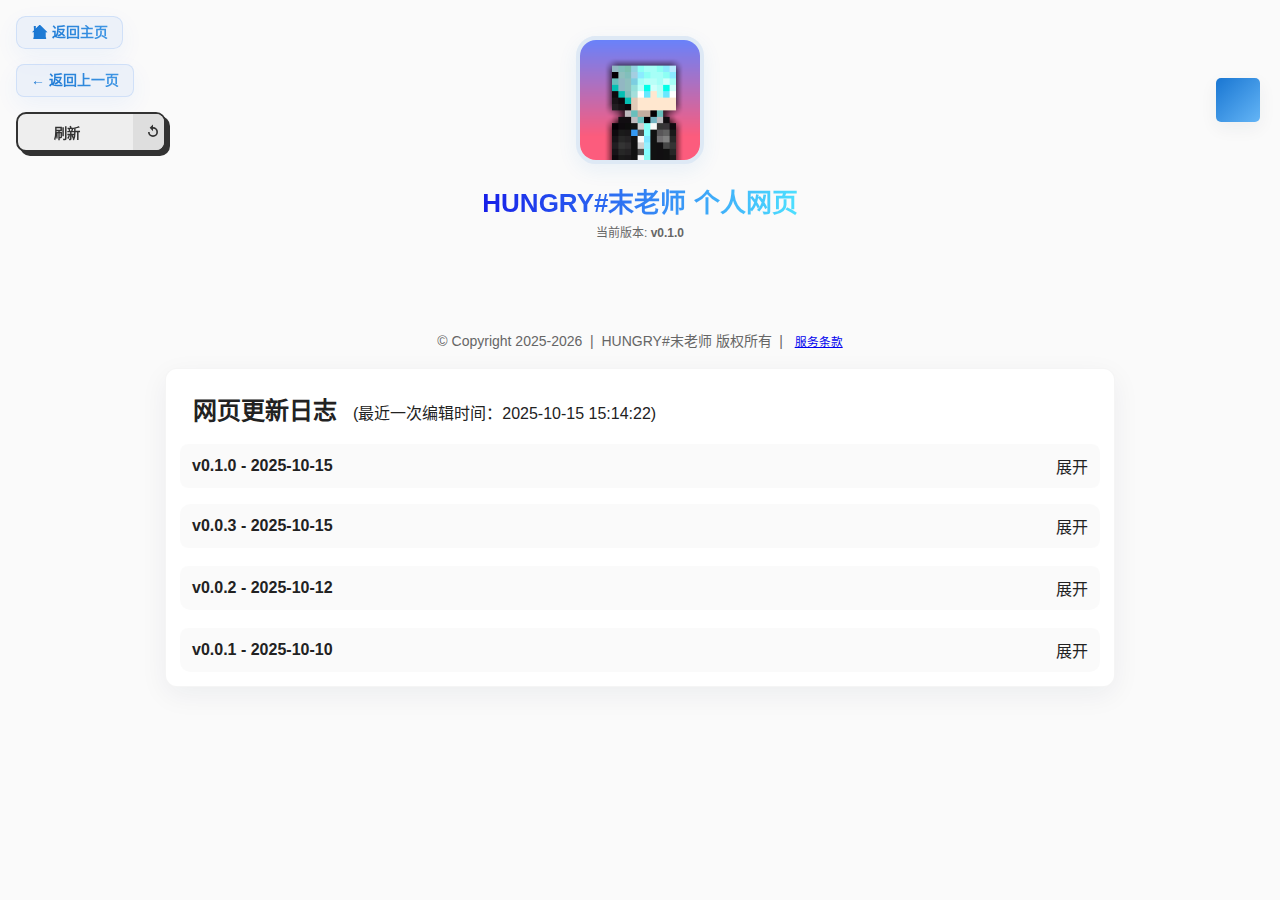
<file: about.html>
<!DOCTYPE html>
<html lang="zh-CN">
<head>
	<meta charset="utf-8" />
	<meta name="viewport" content="width=device-width, initial-scale=1" />
	<link rel="icon" type="image/png" href="favicon.png">
	<title>关于 - HUNGRY_M0</title>
	<link rel="stylesheet" type="text/css" href="css/style.css">
	<link rel="stylesheet" type="text/css" href="css/dark.css">
	<link rel="stylesheet" type="text/css" href="css/about.css">
</head>
<body>
	<div class="about-wrap">
		<a class="back-button uiverse-btn" href="index.html">
			<span></span><span></span><span></span><span></span><span></span>
			<span>🏠 返回主页</span>
		</a>
		<a class="back-prev uiverse-btn" href="#" onclick="history.back(); return false;">
			<span></span><span></span><span></span><span></span><span></span>
			<span>← 返回上一页</span>
		</a>
		<button id="darkToggle" class="uiverse-btn" type="button" aria-label="切换夜间模式">
			<span></span><span></span><span></span><span></span><span></span>
		</button>

		<!-- Refresh button -->
		<button class="refresh-btn" title="刷新页面" aria-label="刷新页面">
		  <span class="refresh-btn__text">刷新</span>
		  <span class="refresh-btn__icon" aria-hidden="true">
		    <svg class="svg" viewBox="0 0 24 24" xmlns="http://www.w3.org/2000/svg"><path d="M12 6V3L8 7l4 4V8a4 4 0 1 1-4 4H6a6 6 0 1 0 6-6z"/></svg>
		  </span>
		</button>
	<div class="about-logo"><img src="favicon.png" alt="logo"></div><br />
	<div class="about-author gradient-text large">HUNGRY#末老师 个人网页</div>
	<div class="about-version">当前版本: <strong id="siteVersion">v0.1.0</strong></div>
        <br /><br /><br /><br /><br />
		<div class="about-sub">
			© Copyright 2025-2026&nbsp;&nbsp;|&nbsp;&nbsp;HUNGRY#末老师 版权所有&nbsp;&nbsp;|&nbsp;&nbsp;
			<small><a class="force-blue" href="terms.html">服务条款</a></small>
		</div>
		
		<div class="changelog-card">
			<div class="about-changelog">
				<div class="changelog-heading">
					&nbsp;&nbsp;网页更新日志
					<span class="changelog-sub">
						&nbsp;&nbsp;(最近一次编辑时间：2025-10-15 15:14:22)
					</span>
				</div>
				<br />
				<!-- 把所有版本条目放到同一个卡片内 -->
				<div class="version-header" data-target="ver_new">
					<div class="version-title">v0.1.0 - 2025-10-15</div>
					<div class="version-action">展开</div>
				</div>
				<div id="ver_new" class="version-body collapsed">
					<div class="ch-entry">
						<div class="ch-icon improve w45">改进</div>
						<div class="ch-text">重塑网站个人主页</div>
					</div>
					<div class="ch-entry">
						<div class="ch-icon remove w45">移除</div>
						<div class="ch-text">移除看板娘</div>
					</div>
					<div class="ch-entry">
						<div class="ch-icon remove w45">移除</div>
						<div class="ch-text">移除内置音乐</div>
					</div>
				</div>
				<div class="version-block">
					<div class="version-block">
						<div class="version-header" data-target="ver0">
							<div class="version-title">v0.0.3 - 2025-10-15</div>
							<div class="version-action">展开</div>
						</div>
						<div id="ver0" class="version-body collapsed">
							<div class="ch-entry">
								<div class="ch-icon add w45">新增</div>
								<div class="ch-text">新增返回上一页的按钮，提升了可交互性</div>
							</div>
							<div class="ch-entry">
								<div class="ch-icon add w45">新增</div>
								<div class="ch-text">新增返回刷新按钮</div>
							</div>
							<div class="ch-entry">
								<div class="ch-icon add w45">新增</div>
								<div class="ch-text">新增加载页面时的全屏动画效果</div>
							</div>
							<div class="ch-entry">
								<div class="ch-icon add w45">新增</div>
								<div class="ch-text">新建 服务条款 页面</div>
							</div>
							<div class="ch-entry">
								<div class="ch-icon improve w45">改进</div>
								<div class="ch-text">重塑了部分按钮的UI样式和动画效果</div>
							</div>
							<div class="ch-entry">
								<div class="ch-icon improve w45">改进</div>
								<div class="ch-text">更改了git仓库所属的账户</div>
							</div>
							<div class="ch-entry">
								<div class="ch-icon improve w45">改进</div>
								<div class="ch-text">主页菜单栏优化UI</div>
							</div>
							<div class="ch-entry">
								<div class="ch-icon fix w45">修复</div>
								<div class="ch-text">修复了各个页面css样式错乱的问题</div>
							</div>
							<div class="ch-entry">
								<div class="ch-icon fix w45">修复</div>
								<div class="ch-text">修复了夜间模式下某些字体难以辨认的问题</div>
							</div>
							<div class="ch-entry">
								<div class="ch-icon fix w45">修复</div>
								<div class="ch-text">修复了主页菜单栏没有铺满屏幕的问题</div>
							</div>
						</div>
						<br />
						<div class="version-header" data-target="ver2">
							<div class="version-title">v0.0.2 - 2025-10-12</div>
							<div class="version-action">展开</div>
						</div>
						<div id="ver2" class="version-body collapsed">
							<div class="ch-entry">
								<div class="ch-icon add w45">新增</div>
								<div class="ch-text">新建 联系方式 页面</div>
							</div>
							<div class="ch-entry">
								<div class="ch-icon add w45">新增</div>
								<div class="ch-text">现在可以显示当前聚焦进程的时长，并在每次切换时会重置</div>
							</div>
							<div class="ch-entry">
								<div class="ch-icon fix w45">修复</div>
								<div class="ch-text">修复了CPU使用率会突破100%的问题</div>
							</div>
							<div class="ch-entry">
								<div class="ch-icon fix w45">修复</div>
								<div class="ch-text">修复了html的24个报错</div>
							</div>
							<div class="ch-entry">
								<div class="ch-icon remove w45">移除</div>
								<div class="ch-text">移除当前聚焦进程的CPU与内存占用率</div>
							</div>
						</div>
					</div>
					<br />
						<div class="version-header" data-target="ver1">
							<div class="version-title">v0.0.1 - 2025-10-10</div>
							<div class="version-action">展开</div>
						</div>
					<div id="ver1" class="version-body collapsed">
							<div class="ch-entry">
								<div class="ch-icon add w45">新增</div>
								<div class="ch-text">添加 CPU 分核页面</div>
							</div>
						<div class="ch-entry">
							<div class="ch-icon add w45">新增</div>
							<div class="ch-text">新建 关于 页面</div>
						</div>
						<div class="ch-entry">
							<div class="ch-icon add w45">新增</div>
							<div class="ch-text">新增夜间模式记忆功能</div>
						</div>
						<div class="ch-entry">
							<div class="ch-icon add w45">新增</div>
							<div class="ch-text">主页左上角新增圆角图标</div>
						</div>
						<div class="ch-entry">
							<div class="ch-icon fix w45">修复</div>
							<div class="ch-text">修复夜间模式按钮不可点击</div>
						</div>
						<div class="ch-entry">
							<div class="ch-icon fix w45">修复</div>
							<div class="ch-text">修复更新日志展开动画</div>
						</div>
					</div>
				</div>
				
			</div>
		</div>
	</div>
	<script type="text/javascript" src="JavaScript/page_transitions.js"></script>
	<script type="text/javascript" src="JavaScript/dark_theme.js"></script>
	<script type="text/javascript" src="JavaScript/nav_mobile.js"></script>
	<script type="text/javascript" src="JavaScript/refresh_button.js"></script>
	<script>
		// 折叠/展开版本日志（动态高度动画 + 状态记忆）
		(function(){
			const STORAGE_KEY = 'about_changelog_state_v1';
			function loadState(){ try{ return JSON.parse(localStorage.getItem(STORAGE_KEY) || '{}'); }catch(e){ return {}; } }
			function saveState(s){ try{ localStorage.setItem(STORAGE_KEY, JSON.stringify(s)); }catch(e){}
			}

			function openPanel(body){
				// 展开：从 0px -> scrollHeight 动画，动画结束后把 max-height 设为 'none' 以保持自适应高度
				body.style.maxHeight = '0px';
				body.classList.remove('collapsed');
				requestAnimationFrame(()=>{
					const h = body.scrollHeight;
					body.style.maxHeight = h + 'px';
				});
				function onEnd(){ body.style.maxHeight = 'none'; body.removeEventListener('transitionend', onEnd); }
				body.addEventListener('transitionend', onEnd);
			}
			function closePanel(body){
				// 收起：先设置 max-height 为当前高度（确保开始点），然后在下一个帧设置为 0
				const h = body.scrollHeight;
				body.style.maxHeight = h + 'px';
				requestAnimationFrame(()=>{
					requestAnimationFrame(()=>{
						body.style.maxHeight = '0px';
					});
				});
				function onEnd(){ body.classList.add('collapsed'); body.style.maxHeight = ''; body.removeEventListener('transitionend', onEnd); }
				body.addEventListener('transitionend', onEnd);
			}

			document.addEventListener('DOMContentLoaded', function(){
				const state = loadState();
				document.querySelectorAll('.version-header').forEach(h=>{
					const targetId = h.getAttribute('data-target');
					const body = document.getElementById(targetId);
					const action = h.querySelector('.version-action');
					if(!body) return;
					// 恢复状态
					const open = !!state[targetId];
					if(open){ body.classList.remove('collapsed'); if(action) action.textContent = '收起'; }
					else { body.classList.add('collapsed'); if(action) action.textContent = '展开'; }

					h.addEventListener('click', ()=>{
						const id = h.getAttribute('data-target');
						if(body.classList.contains('collapsed')){ openPanel(body); if(action) action.textContent='收起'; state[id]=true; }
						else { closePanel(body); if(action) action.textContent='展开'; state[id]=false; }
						saveState(state);
					});
				});
				// 设置当前版本号
				var verEl = document.getElementById('siteVersion');
				if(verEl) verEl.textContent = window.APP_VERSION || verEl.textContent;
			});

		})();
	</script>
</body>
</html>
</file>
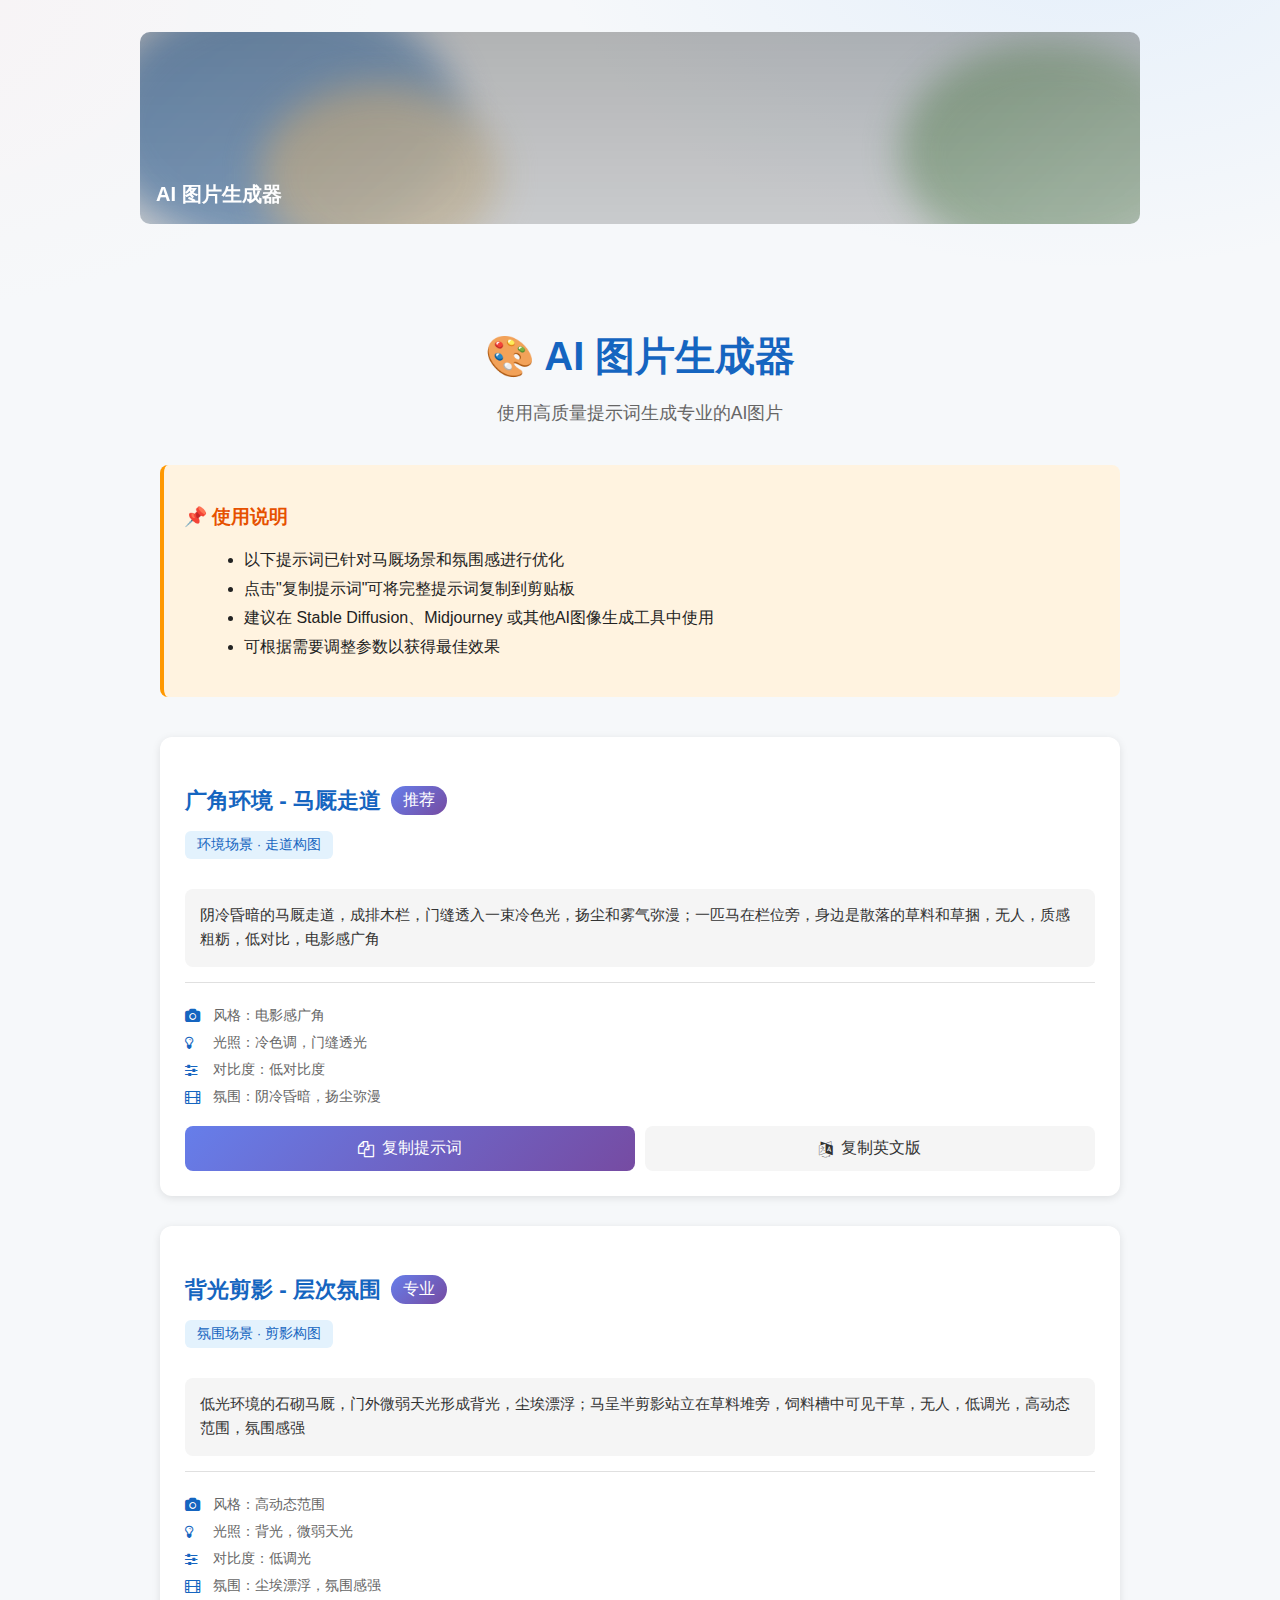
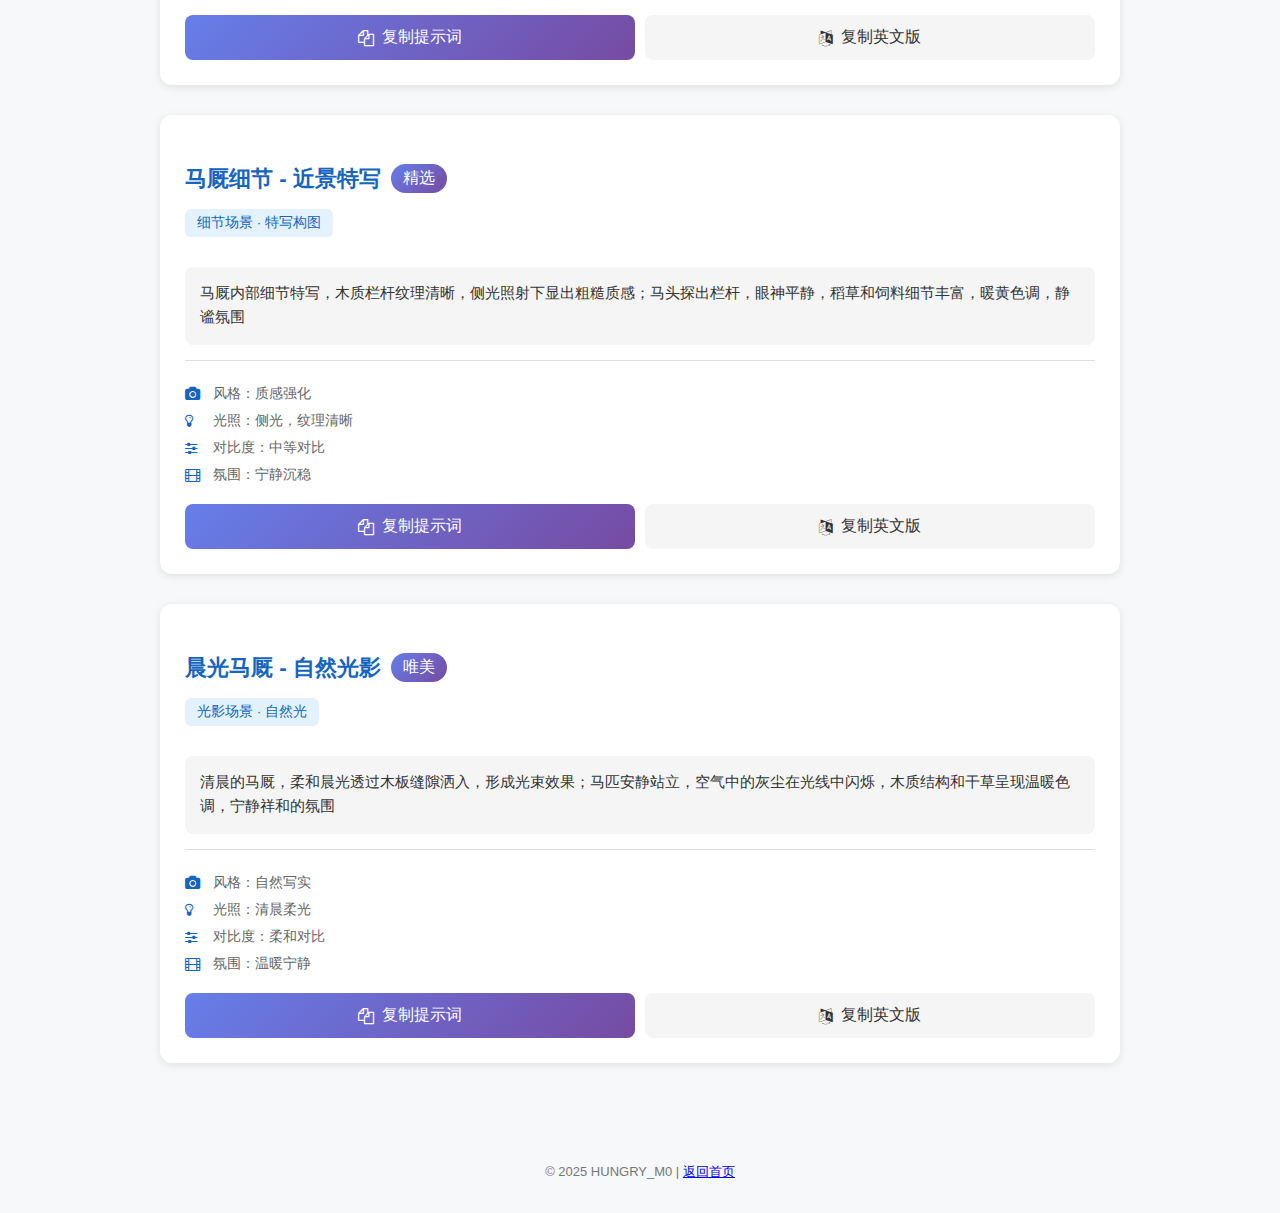
<file: ai-generator.html>
<!DOCTYPE html>
<html lang="zh" data-last-modified="2025-10-16 16:36:19 +0800">
	<head>
		<meta charset="UTF-8">
		<meta http-equiv="X-UA-Compatible" content="IE=edge">
		<meta name="viewport" content="width=device-width,initial-scale=1">
		<link rel="icon" type="image/png" href="favicon.png">
		<title>AI图片生成器 - HUNGRY_M0</title>
		<meta name="description" content="AI图片生成器，使用预设提示词生成高质量图片">
		<meta name="keywords" content="AI, 图片生成, Stable Diffusion, 提示词">
		<meta name="format-detection" content="telephone=no">
		<link rel="shortcut icon" href="favicon.ico">
		<link rel="stylesheet" href="css/bucaicai.css">
		<link rel="stylesheet" href="css/font-awesome.min.css">
		<link rel="stylesheet" href="css/overrides.css">
		<style>
			.ai-generator-container {
				max-width: 1200px;
				margin: 40px auto;
				padding: 20px;
			}
			
			.ai-header {
				text-align: center;
				margin-bottom: 40px;
			}
			
			.ai-header h1 {
				font-size: 2.5em;
				color: #1565c0;
				margin-bottom: 10px;
			}
			
			.ai-header p {
				color: #666;
				font-size: 1.1em;
			}
			
			.prompt-grid {
				display: grid;
				grid-template-columns: repeat(auto-fit, minmax(500px, 1fr));
				gap: 30px;
				margin-bottom: 40px;
			}
			
			.prompt-card {
				background: #fff;
				border-radius: 12px;
				padding: 25px;
				box-shadow: 0 2px 8px rgba(0,0,0,0.1);
				transition: transform 0.3s ease, box-shadow 0.3s ease;
			}
			
			.prompt-card:hover {
				transform: translateY(-5px);
				box-shadow: 0 4px 16px rgba(0,0,0,0.15);
			}
			
			.prompt-card h3 {
				color: #1565c0;
				margin-bottom: 15px;
				font-size: 1.4em;
				display: flex;
				align-items: center;
				gap: 10px;
			}
			
			.prompt-badge {
				background: linear-gradient(135deg, #667eea 0%, #764ba2 100%);
				color: white;
				padding: 4px 12px;
				border-radius: 20px;
				font-size: 0.7em;
				font-weight: normal;
			}
			
			.prompt-category {
				display: inline-block;
				background: #e3f2fd;
				color: #1565c0;
				padding: 5px 12px;
				border-radius: 6px;
				font-size: 0.85em;
				margin-bottom: 15px;
			}
			
			.prompt-text {
				background: #f5f5f5;
				padding: 15px;
				border-radius: 8px;
				margin: 15px 0;
				font-family: 'Courier New', monospace;
				font-size: 0.95em;
				line-height: 1.6;
				color: #333;
				white-space: pre-wrap;
				word-break: break-word;
			}
			
			.prompt-specs {
				margin-top: 15px;
				padding-top: 15px;
				border-top: 1px solid #e0e0e0;
			}
			
			.spec-item {
				display: flex;
				align-items: center;
				margin: 8px 0;
				font-size: 0.9em;
				color: #666;
			}
			
			.spec-item i {
				margin-right: 8px;
				color: #1565c0;
				width: 20px;
			}
			
			.action-buttons {
				display: flex;
				gap: 10px;
				margin-top: 20px;
			}
			
			.btn {
				flex: 1;
				padding: 12px 20px;
				border: none;
				border-radius: 8px;
				cursor: pointer;
				font-size: 1em;
				transition: all 0.3s ease;
				display: flex;
				align-items: center;
				justify-content: center;
				gap: 8px;
			}
			
			.btn-primary {
				background: linear-gradient(135deg, #667eea 0%, #764ba2 100%);
				color: white;
			}
			
			.btn-primary:hover {
				transform: scale(1.05);
				box-shadow: 0 4px 12px rgba(102, 126, 234, 0.4);
			}
			
			.btn-secondary {
				background: #f5f5f5;
				color: #333;
			}
			
			.btn-secondary:hover {
				background: #e0e0e0;
			}
			
			.info-section {
				background: #fff3e0;
				border-left: 4px solid #ff9800;
				padding: 20px;
				border-radius: 8px;
				margin: 40px 0;
			}
			
			.info-section h3 {
				color: #e65100;
				margin-bottom: 10px;
			}
			
			.info-section ul {
				margin-left: 20px;
				line-height: 1.8;
			}
			
			body.dark .prompt-card {
				background: #2d2d2d;
				box-shadow: 0 2px 8px rgba(0,0,0,0.3);
			}
			
			body.dark .prompt-text {
				background: #1a1a1a;
				color: #e0e0e0;
			}
			
			body.dark .ai-header h1 {
				color: #64b5f6;
			}
			
			body.dark .prompt-card h3 {
				color: #64b5f6;
			}
			
			body.dark .btn-secondary {
				background: #424242;
				color: #e0e0e0;
			}
			
			body.dark .btn-secondary:hover {
				background: #555;
			}
			
			@media (max-width: 768px) {
				.prompt-grid {
					grid-template-columns: 1fr;
				}
				
				.action-buttons {
					flex-direction: column;
				}
			}
		</style>
	</head>
	<body>
		<!-- 全屏加载遮罩 -->
		<div id="site-loader" class="site-loader" aria-hidden="true">
			<div class="loader-inner">
				<div class="loader-spinner" role="img" aria-label="加载中"></div>
				<div class="loader-text">正在加载…</div>
			</div>
		</div>
		<div id="body-wrap">
			<nav class="not_index_bg" id="nav">
				<div class="bg-decor" aria-hidden="true">
					<span class="blob b1"></span>
					<span class="blob b2"></span>
					<span class="blob b3"></span>
					<span class="dotgrid"></span>
				</div>
				<div id="page_site-info">
					<div id="site-title">
						<span class="blogtitle">AI 图片生成器</span>
					</div>
				</div>
			</nav>
			<br />
			<main id="content-outer">
				<div class="ai-generator-container">
					<div class="ai-header">
						<h1>🎨 AI 图片生成器</h1>
						<p>使用高质量提示词生成专业的AI图片</p>
					</div>
					
					<div class="info-section">
						<h3>📌 使用说明</h3>
						<ul>
							<li>以下提示词已针对马厩场景和氛围感进行优化</li>
							<li>点击"复制提示词"可将完整提示词复制到剪贴板</li>
							<li>建议在 Stable Diffusion、Midjourney 或其他AI图像生成工具中使用</li>
							<li>可根据需要调整参数以获得最佳效果</li>
						</ul>
					</div>
					
					<div class="prompt-grid" id="promptGrid">
						<!-- Prompt cards will be inserted here by JavaScript -->
					</div>
				</div>
			</main>
			<footer id="footer">
				<div id="footer-wrap">
					<div class="copyright">&copy; 2025 HUNGRY_M0 | <a href="index.html">返回首页</a></div>
				</div>
			</footer>
		</div>
		
		<script src="JavaScript/loader.js" defer></script>
		<script src="vendor/js/jquery-3.4.1.min.js"></script>
		<script src="JavaScript/ai-prompts.js"></script>
		<script>
			// Render prompt cards
			document.addEventListener('DOMContentLoaded', function() {
				const grid = document.getElementById('promptGrid');
				
				if (typeof AIPrompts !== 'undefined' && AIPrompts.prompts) {
					AIPrompts.prompts.forEach((prompt, index) => {
						const card = createPromptCard(prompt, index);
						grid.appendChild(card);
					});
				}
			});
			
			function createPromptCard(prompt, index) {
				const card = document.createElement('div');
				card.className = 'prompt-card';
				
				card.innerHTML = `
					<h3>
						${prompt.title}
						<span class="prompt-badge">${prompt.badge}</span>
					</h3>
					<div class="prompt-category">${prompt.category}</div>
					<div class="prompt-text">${prompt.text}</div>
					<div class="prompt-specs">
						<div class="spec-item">
							<i class="fa fa-camera"></i>
							<span>风格：${prompt.style}</span>
						</div>
						<div class="spec-item">
							<i class="fa fa-lightbulb-o"></i>
							<span>光照：${prompt.lighting}</span>
						</div>
						<div class="spec-item">
							<i class="fa fa-sliders"></i>
							<span>对比度：${prompt.contrast}</span>
						</div>
						<div class="spec-item">
							<i class="fa fa-film"></i>
							<span>氛围：${prompt.atmosphere}</span>
						</div>
					</div>
					<div class="action-buttons">
						<button class="btn btn-primary" onclick="copyPrompt(${index})">
							<i class="fa fa-copy"></i>
							复制提示词
						</button>
						<button class="btn btn-secondary" onclick="copyPromptEN(${index})">
							<i class="fa fa-language"></i>
							复制英文版
						</button>
					</div>
				`;
				
				return card;
			}
			
			function copyPrompt(index) {
				if (typeof AIPrompts === 'undefined' || !AIPrompts.prompts[index]) {
					alert('提示词未找到');
					return;
				}
				
				const prompt = AIPrompts.prompts[index];
				const textToCopy = prompt.text;
				
				copyToClipboard(textToCopy, '中文提示词已复制到剪贴板！');
			}
			
			function copyPromptEN(index) {
				if (typeof AIPrompts === 'undefined' || !AIPrompts.prompts[index]) {
					alert('提示词未找到');
					return;
				}
				
				const prompt = AIPrompts.prompts[index];
				const textToCopy = prompt.textEN || prompt.text;
				
				copyToClipboard(textToCopy, '英文提示词已复制到剪贴板！');
			}
			
			function copyToClipboard(text, successMessage) {
				if (navigator.clipboard && navigator.clipboard.writeText) {
					navigator.clipboard.writeText(text).then(() => {
						showNotification(successMessage);
					}).catch(err => {
						fallbackCopy(text, successMessage);
					});
				} else {
					fallbackCopy(text, successMessage);
				}
			}
			
			function fallbackCopy(text, successMessage) {
				const textArea = document.createElement('textarea');
				textArea.value = text;
				textArea.style.position = 'fixed';
				textArea.style.left = '-999999px';
				document.body.appendChild(textArea);
				textArea.focus();
				textArea.select();
				
				try {
					document.execCommand('copy');
					showNotification(successMessage);
				} catch (err) {
					alert('复制失败，请手动复制');
				}
				
				document.body.removeChild(textArea);
			}
			
			function showNotification(message) {
				const notification = document.createElement('div');
				notification.textContent = message;
				notification.style.cssText = `
					position: fixed;
					top: 20px;
					right: 20px;
					background: linear-gradient(135deg, #667eea 0%, #764ba2 100%);
					color: white;
					padding: 15px 25px;
					border-radius: 8px;
					box-shadow: 0 4px 12px rgba(0,0,0,0.3);
					z-index: 10000;
					animation: slideIn 0.3s ease;
				`;
				
				document.body.appendChild(notification);
				
				setTimeout(() => {
					notification.style.animation = 'slideOut 0.3s ease';
					setTimeout(() => {
						document.body.removeChild(notification);
					}, 300);
				}, 2000);
			}
			
			// Add animation styles
			const style = document.createElement('style');
			style.textContent = `
				@keyframes slideIn {
					from {
						transform: translateX(400px);
						opacity: 0;
					}
					to {
						transform: translateX(0);
						opacity: 1;
					}
				}
				@keyframes slideOut {
					from {
						transform: translateX(0);
						opacity: 1;
					}
					to {
						transform: translateX(400px);
						opacity: 0;
					}
				}
			`;
			document.head.appendChild(style);
		</script>
	</body>
</html>
</file>
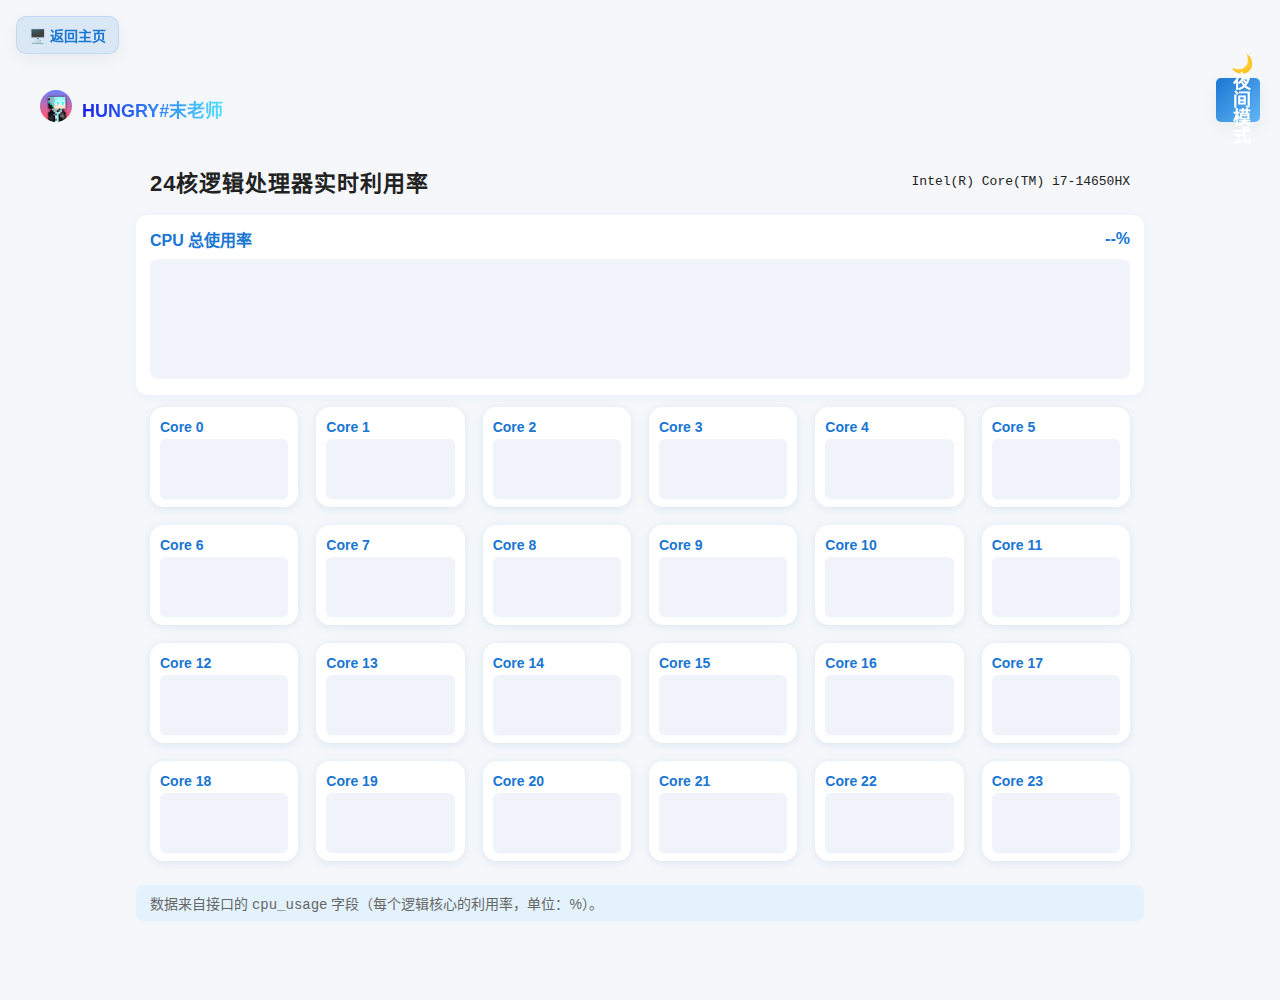
<file: cpu.html>
<!DOCTYPE html>
<html lang="zh-CN">
<head>
    <meta charset="utf-8" />
    <meta name="viewport" content="width=device-width, initial-scale=1" />
    <link rel="icon" type="image/png" href="favicon.png">
    <title>CPU 核心详情 - HUNGRY_M0</title>
    <link rel="stylesheet" type="text/css" href="css/style.css">
    <link rel="stylesheet" type="text/css" href="css/dark.css">
    <link rel="stylesheet" type="text/css" href="css/cpu_page.css">
</head>
<body>
    <a class="back-button" href="index.html">🖥️ 返回主页</a>
    <button id="darkToggle" type="button" aria-label="切换夜间模式">🌙 夜间模式</button>
    <div class="nav-inner">
        <a class="brand" href="index.html">
            <span class="brand-logo"><img src="favicon.png" alt="logo"></span>
            <span class="brand-text"><span class="gradient-text">HUNGRY#末老师</span></span>
        </a>  
    </div>
    <div class="page-header" >
        <h2>24核逻辑处理器实时利用率</h2>
        <code>Intel(R) Core(TM) i7-14650HX</code>
    </div>

    <!-- 总 CPU 使用率折线图（实时） -->
    <div class="total-cpu-card">
        <div class="cpu-card-row">
            <div class="cpu-card-title">CPU 总使用率</div>
            <div id="totalCpuVal">--%</div>
        </div>
        <canvas id="totalCpuCanvas" class="total-cpu-canvas"></canvas>
    </div>

    <div id="cpuGrid"></div>

    <div class="cpu-desc">
        数据来自接口的 <code>cpu_usage</code> 字段（每个逻辑核心的利用率，单位：%）。
    </div>

    <script type="text/javascript" src="JavaScript/API.js"></script>
    <script type="text/javascript" src="JavaScript/dark_theme.js"></script>
    <script type="text/javascript" src="JavaScript/page_transitions.js"></script>
    <script type="text/javascript" src="JavaScript/cpu_page.js"></script>
    <script>
        (function(){ if(!document.getElementById('pageLoader') && !window.matchMedia('(prefers-reduced-motion: reduce)').matches){ var d=document.createElement('div'); d.id='pageLoader'; document.body.appendChild(d); } })();
    </script>
</body>
</html>
</file>
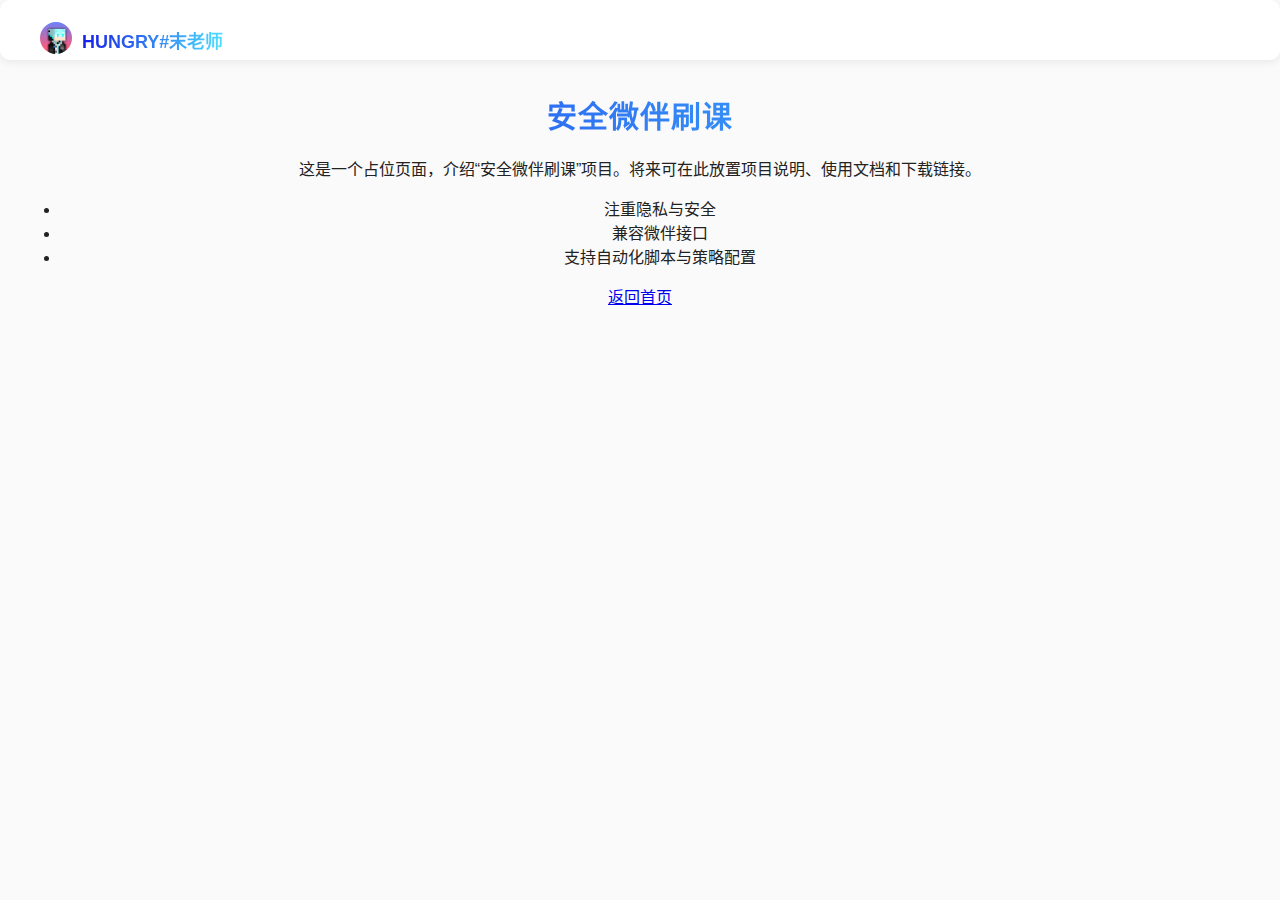
<file: safe_mb.html>
<!DOCTYPE html>
<html lang="zh-CN">
<head>
  <meta charset="utf-8">
  <meta name="viewport" content="width=device-width,initial-scale=1">
  <title>安全微伴刷课 - 项目</title>
  <link rel="stylesheet" href="css/style.css">
  <link rel="stylesheet" href="css/dark.css">
</head>
<body>
  <nav class="top-nav">
    <div class="nav-inner">
      <a class="brand" href="index.html">
        <span class="brand-logo"><img src="favicon.png" alt="logo"></span>
        <span class="brand-text"><span class="gradient-text">HUNGRY#末老师</span></span>
      </a>
    </div>
  </nav>
  <main class="content">
    <section class="panel-card">
      <h1>安全微伴刷课</h1>
      <p>这是一个占位页面，介绍“安全微伴刷课”项目。将来可在此放置项目说明、使用文档和下载链接。</p>
      <ul>
        <li>注重隐私与安全</li>
        <li>兼容微伴接口</li>
        <li>支持自动化脚本与策略配置</li>
      </ul>
      <p><a href="index.html">返回首页</a></p>
    </section>
  </main>
  <script src="JavaScript/loader.js" defer></script>
  <script src="JavaScript/dark_theme.js" defer></script>
</body>
</html>
</file>
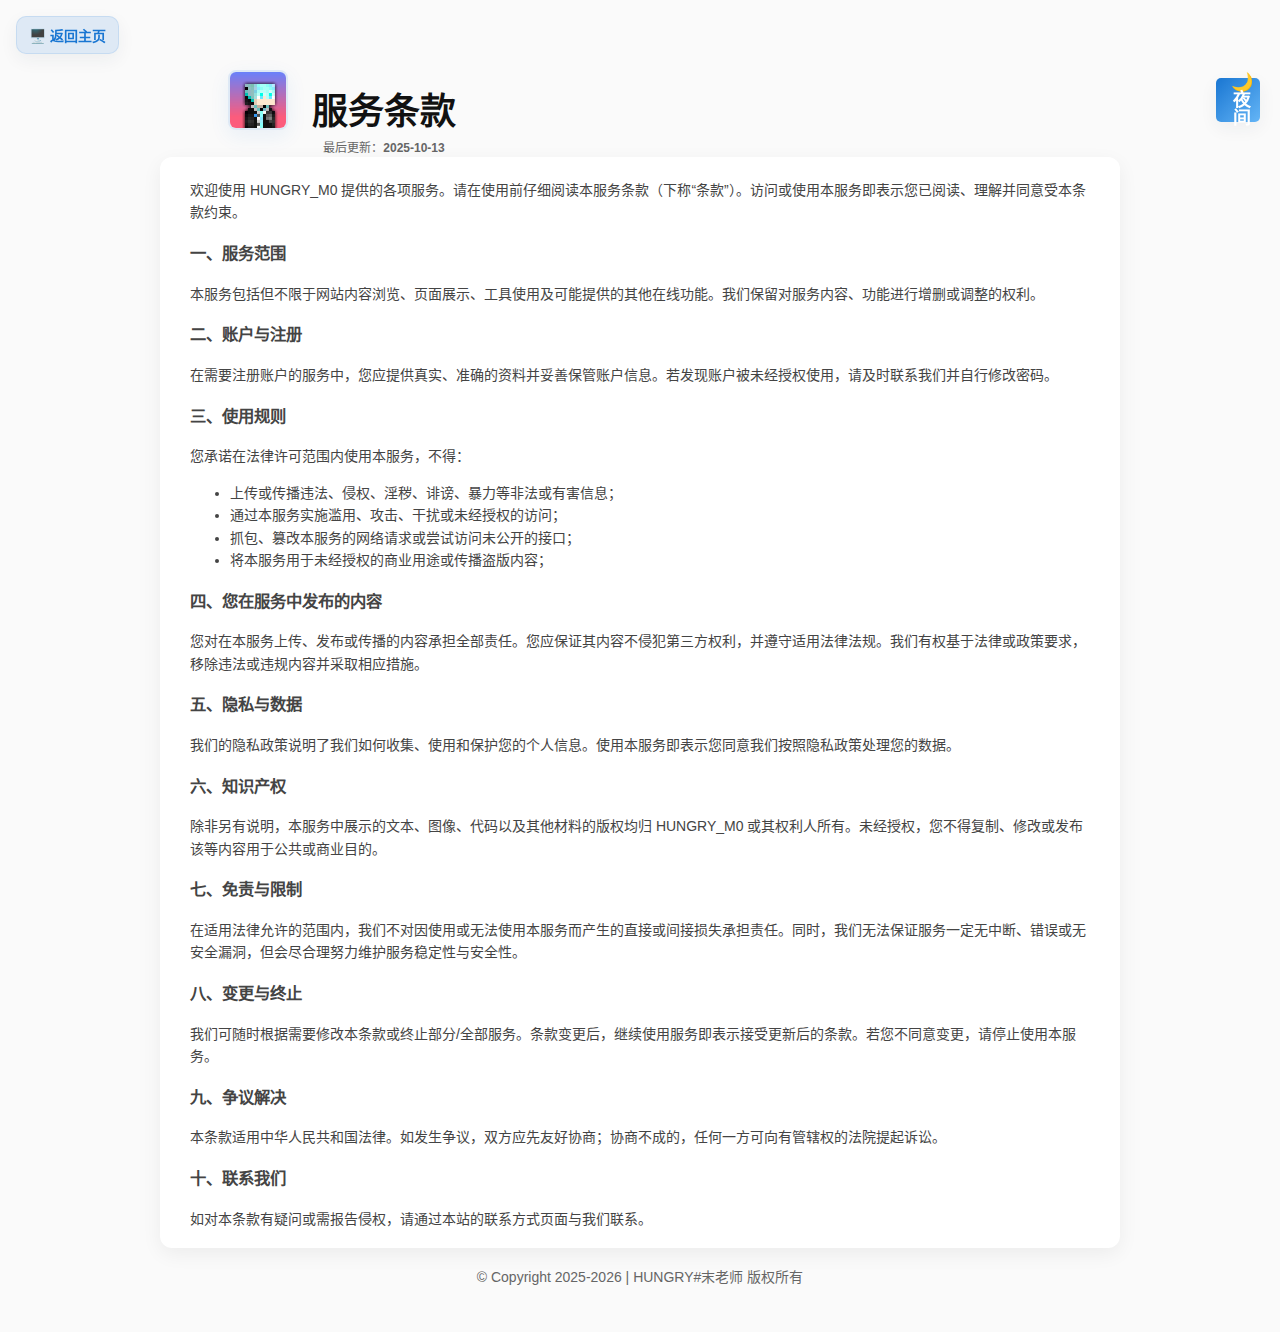
<file: terms.html>
<!DOCTYPE html>
<html lang="zh-CN">
<head>
	<meta charset="utf-8" />
	<meta name="viewport" content="width=device-width, initial-scale=1" />
	<link rel="icon" type="image/png" href="favicon.png">
	<title>服务条款 - HUNGRY_M0</title>
	<link rel="stylesheet" type="text/css" href="css/style.css">
	<link rel="stylesheet" type="text/css" href="css/dark.css">
	<link rel="stylesheet" type="text/css" href="css/about.css">
</head>
<body class="terms-page">
	<div class="about-wrap">
		<a class="back-button" href="index.html">🖥️ 返回主页</a>
		<button id="darkToggle" type="button" aria-label="切换夜间模式">🌙 夜间</button>
		<div class="terms-header">
			<div class="about-logo"><img src="favicon.png" alt="logo"></div>
			<div>
				<div class="about-author large">服务条款</div>
				<div class="about-version">最后更新：<strong>2025-10-13</strong></div>
			</div>
		</div>

		<div class="about-card terms-card">
			<div class="about-body">
				<p>欢迎使用 HUNGRY_M0 提供的各项服务。请在使用前仔细阅读本服务条款（下称“条款”）。访问或使用本服务即表示您已阅读、理解并同意受本条款约束。</p>

				<h3>一、服务范围</h3>
				<p>本服务包括但不限于网站内容浏览、页面展示、工具使用及可能提供的其他在线功能。我们保留对服务内容、功能进行增删或调整的权利。</p>

				<h3>二、账户与注册</h3>
				<p>在需要注册账户的服务中，您应提供真实、准确的资料并妥善保管账户信息。若发现账户被未经授权使用，请及时联系我们并自行修改密码。</p>

				<h3>三、使用规则</h3>
				<p>您承诺在法律许可范围内使用本服务，不得：</p>
				<ul>
					<li>上传或传播违法、侵权、淫秽、诽谤、暴力等非法或有害信息；</li>
					<li>通过本服务实施滥用、攻击、干扰或未经授权的访问；</li>
					<li>抓包、篡改本服务的网络请求或尝试访问未公开的接口；</li>
					<li>将本服务用于未经授权的商业用途或传播盗版内容；</li>
				</ul>

				<h3>四、您在服务中发布的内容</h3>
				<p>您对在本服务上传、发布或传播的内容承担全部责任。您应保证其内容不侵犯第三方权利，并遵守适用法律法规。我们有权基于法律或政策要求，移除违法或违规内容并采取相应措施。</p>

				<h3>五、隐私与数据</h3>
				<p>我们的隐私政策说明了我们如何收集、使用和保护您的个人信息。使用本服务即表示您同意我们按照隐私政策处理您的数据。</p>

				<h3>六、知识产权</h3>
				<p>除非另有说明，本服务中展示的文本、图像、代码以及其他材料的版权均归 HUNGRY_M0 或其权利人所有。未经授权，您不得复制、修改或发布该等内容用于公共或商业目的。</p>

				<h3>七、免责与限制</h3>
				<p>在适用法律允许的范围内，我们不对因使用或无法使用本服务而产生的直接或间接损失承担责任。同时，我们无法保证服务一定无中断、错误或无安全漏洞，但会尽合理努力维护服务稳定性与安全性。</p>

				<h3>八、变更与终止</h3>
				<p>我们可随时根据需要修改本条款或终止部分/全部服务。条款变更后，继续使用服务即表示接受更新后的条款。若您不同意变更，请停止使用本服务。</p>

				<h3>九、争议解决</h3>
				<p>本条款适用中华人民共和国法律。如发生争议，双方应先友好协商；协商不成的，任何一方可向有管辖权的法院提起诉讼。</p>

				<h3>十、联系我们</h3>
				<p>如对本条款有疑问或需报告侵权，请通过本站的联系方式页面与我们联系。</p>
			</div>
		</div>

		<div class="about-sub terms-footer">© Copyright 2025-2026  |  HUNGRY#末老师 版权所有</div>
	</div>

	<script type="text/javascript" src="JavaScript/page_transitions.js"></script>
	<script type="text/javascript" src="JavaScript/dark_theme.js"></script>
	<script type="text/javascript" src="JavaScript/nav_mobile.js"></script>
</body>
</html>
</file>
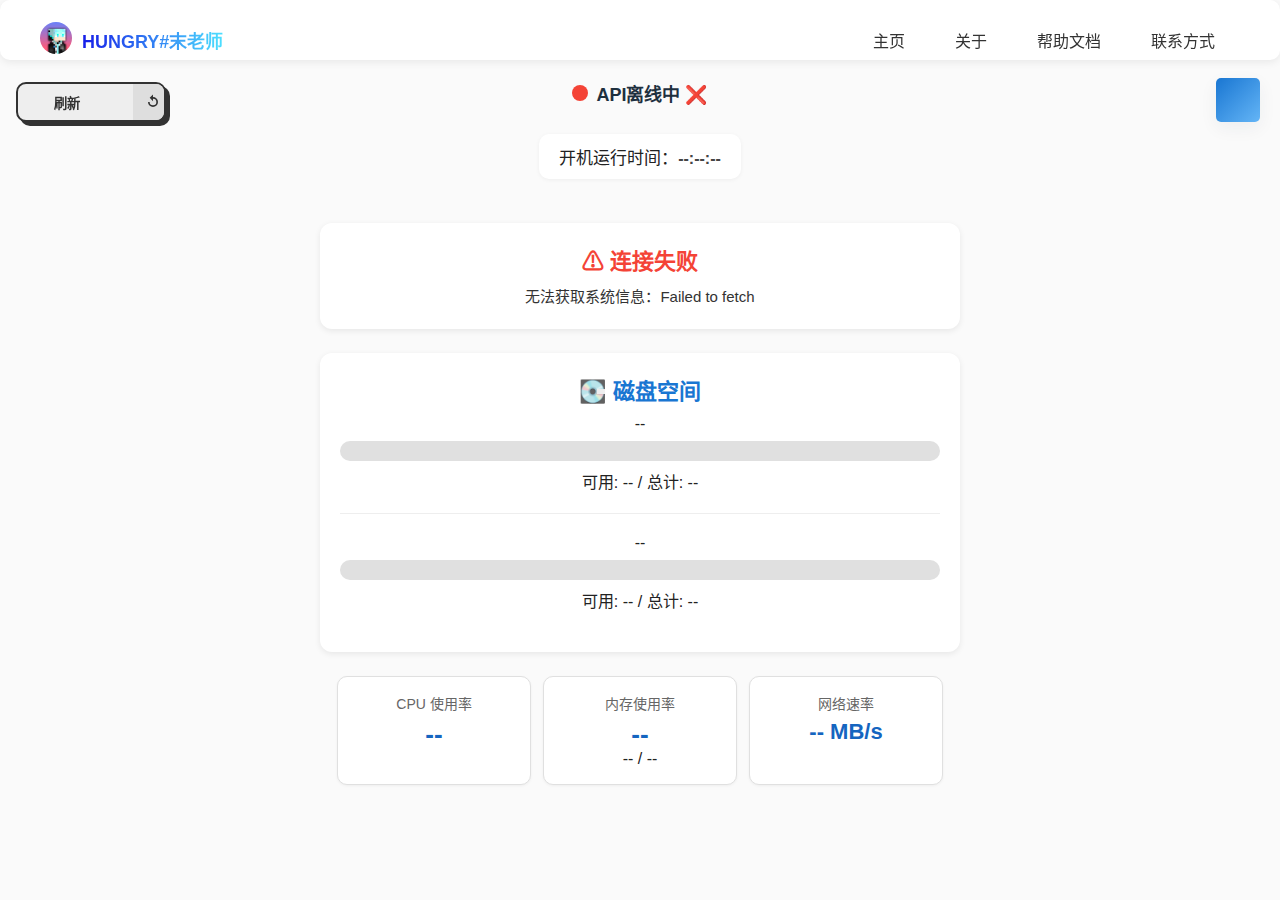
<file: watchmedo.html>
<!DOCTYPE html>
<html lang="zh-CN">
	<head>
		<link rel="icon" type="image/png" href="favicon.png">
		<meta charset="UTF-8" />
		<meta name="viewport" content="width=device-width, initial-scale=1.0" />
		<link rel="stylesheet" type="text/css" href="css/style.css">
		<link rel="stylesheet" type="text/css" href="css/dark.css">
		<title>HUNGRY_M0 实时视奸</title>
	</head>
	<body class="index-page">
		<!-- 顶部导航栏 -->
		<nav class="top-nav">
			<div class="nav-inner">
				<a class="brand" href="index.html">
					<span class="brand-logo"><img src="favicon.png" alt="logo"></span>
					<span class="brand-text"><span class="gradient-text">HUNGRY#末老师</span></span>
				</a>
				<!-- 移动端菜单切换按钮 -->
				<button id="navToggle" class="nav-toggle" aria-expanded="false" aria-label="切换导航菜单">☰</button>
				<ul class="nav-menu" id="navMenu">
					<li><a href="index.html">主页</a></li>
					<li><a href="#">关于</a></li>
					<li><a href="#">帮助文档</a></li>
					<li><a href="contact.html">联系方式</a></li>
				</ul>
			</div>
		</nav>
		<div id="status" class="status-xl">
			<div class="dot" id="dot"></div>
			<span id="online-status">连接中...</span>
		</div>
		<button id="darkToggle" class="uiverse-btn" type="button" aria-label="切换夜间模式">
			<span></span><span></span><span></span><span></span><span></span>
		</button>

		<!-- 刷新按钮 -->
		<button class="refresh-btn" title="刷新页面" aria-label="刷新页面">
		  <span class="refresh-btn__text">刷新</span>
		  <span class="refresh-btn__icon" aria-hidden="true">
		    <svg class="svg" viewBox="0 0 24 24" xmlns="http://www.w3.org/2000/svg"><path d="M12 6V3L8 7l4 4V8a4 4 0 1 1-4 4H6a6 6 0 1 0 6-6z"/></svg>
		  </span>
		</button>
		<p></p>
		<div class="info-block">开机运行时间：<span id="uptime">--:--:--</span></div>
		<div id="focus-card">
			<div class="focus-title">🎯 当前聚焦进程</div>
			<div class="focus-details">加载中...</div>
		</div>
		<!-- 磁盘空间卡片：显示主磁盘（通常为 C 盘）和 D 盘（位于下方） -->
		<div id="disk-card" class="disk-card">
			<div class="focus-title">💽 磁盘空间</div>
			<div class="disk-details">
				<!-- 主磁盘（第一个磁盘） -->
				<div id="diskName">--</div>
				<div class="disk-bar">
					<div id="diskFill" class="disk-fill"></div>
				</div>
				<div id="diskText">可用: -- / 总计: --</div>
				<!-- D 盘子条目（显示在主磁盘下方） -->
				<div class="disk-sub">
					<div id="diskNameD">--</div>
					<div class="disk-bar">
						<div id="diskFillD" class="disk-fill"></div>
					</div>
					<div id="diskTextD">可用: -- / 总计: --</div>
				</div>
			</div>
		</div>
		<div class="metrics-grid">
			<div class="metric-box clickable" id="cpuBox" role="button" tabindex="0" aria-label="查看 CPU 分核详情">
				<div class="metric-label">CPU 使用率</div>
				<div class="metric-value" id="cpuVal">--%</div>
			</div>
			<div class="metric-box">
				<div class="metric-label">内存使用率</div>
				<div class="metric-value" id="memVal">--%</div>
				<div class="metric-sub" id="memText">-- / --</div>
			</div>
			<div class="metric-box">
				<div class="metric-label">网络速率</div>
				<div class="metric-value" id="netVal">-- MB/s</div>
			</div>
		</div>
		<script type="text/javascript" src="JavaScript/API.js"></script>
		<script type="text/javascript" src="JavaScript/dark_theme.js"></script>
		<script type="text/javascript" src="JavaScript/page_transitions.js"></script>
		<script type="text/javascript" src="JavaScript/nav_mobile.js"></script>
		<script type="text/javascript" src="JavaScript/refresh_button.js"></script>
		<script>
			// 预创建加载条（非强制，脚本也会在需要时创建）
			(function(){ if(!document.getElementById('pageLoader') && !window.matchMedia('(prefers-reduced-motion: reduce)').matches){ var d=document.createElement('div'); d.id='pageLoader'; document.body.appendChild(d); } })();
			
			// 将 CPU 卡片设为可点击，进入 cpu.html，支持回车/空格触发
			(function(){
				var cpuBox = document.getElementById('cpuBox');
				if(cpuBox){
					cpuBox.addEventListener('click', function(){ window.location.href = 'cpu.html'; });
					cpuBox.addEventListener('keydown', function(e){ if(e.key === 'Enter' || e.key === ' ') { e.preventDefault(); window.location.href = 'cpu.html'; }});
				}
			})();
		</script>
	</body>
</html>
</file>
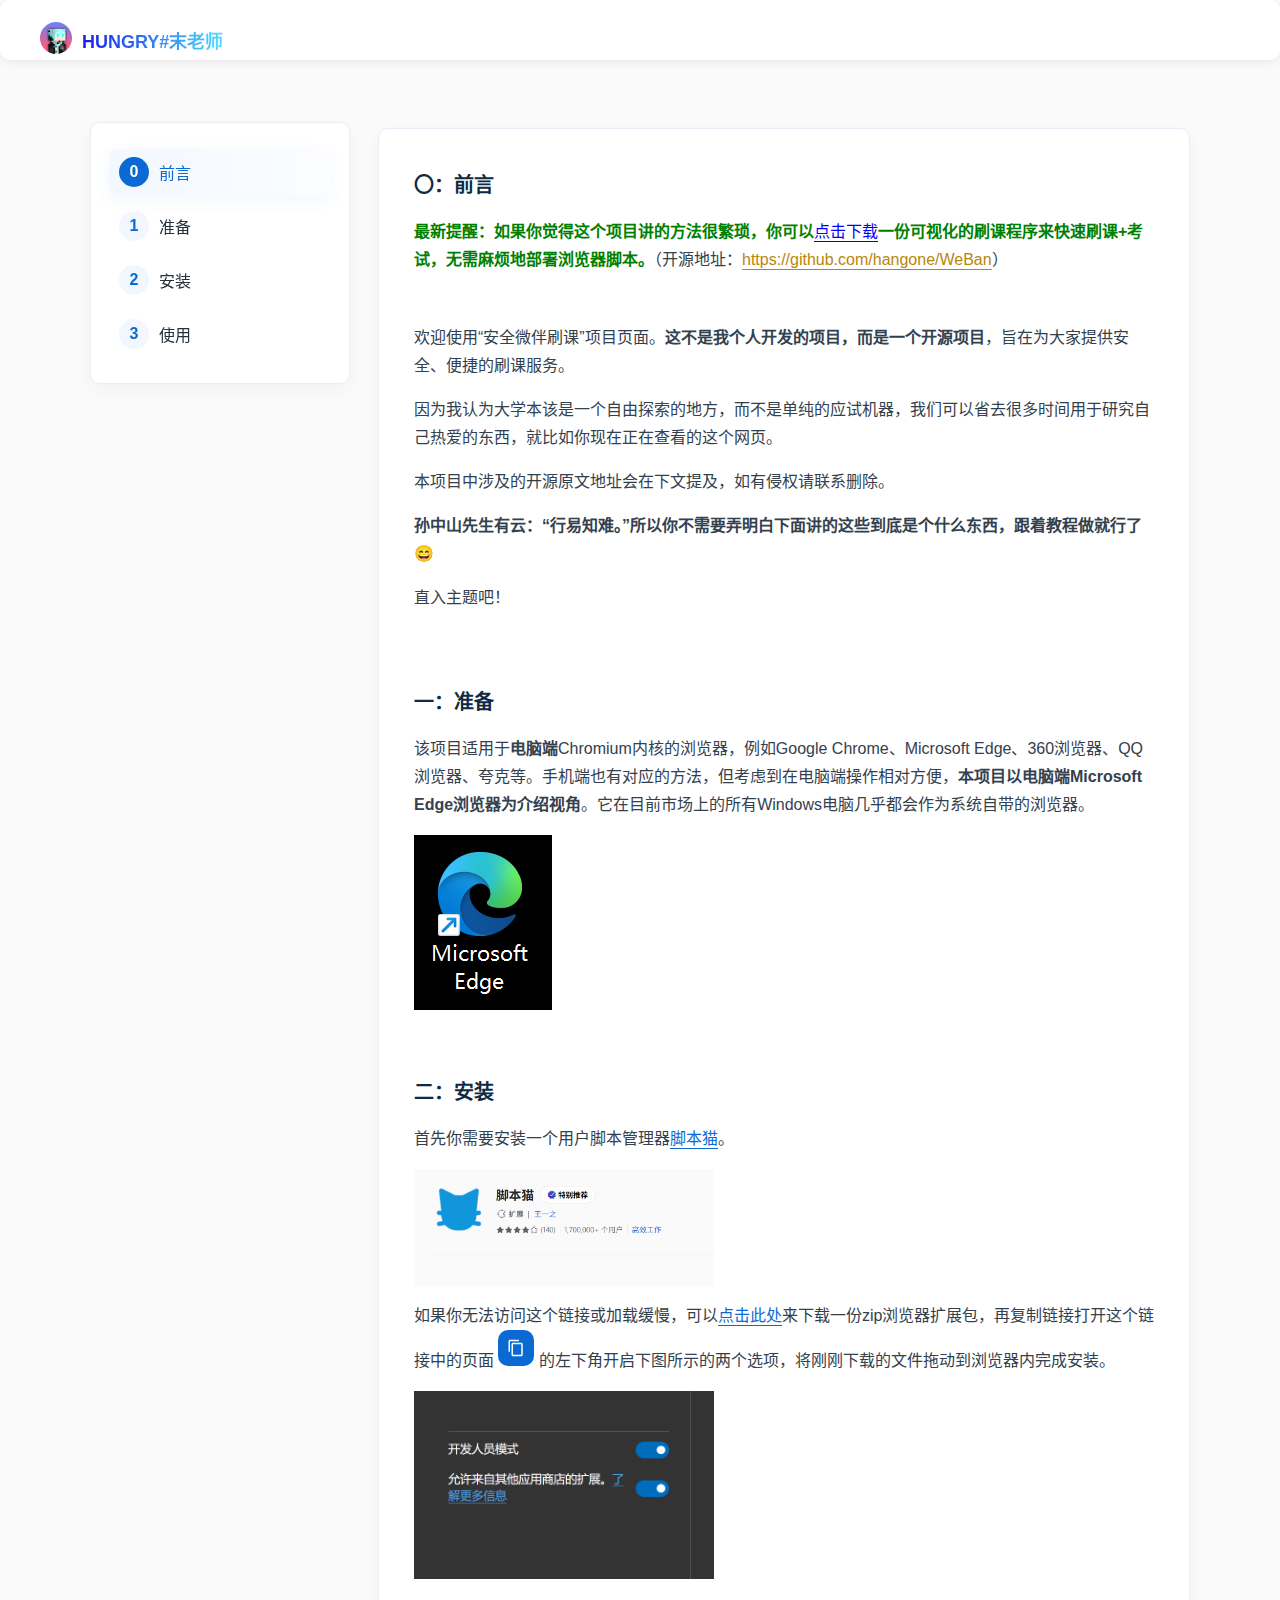
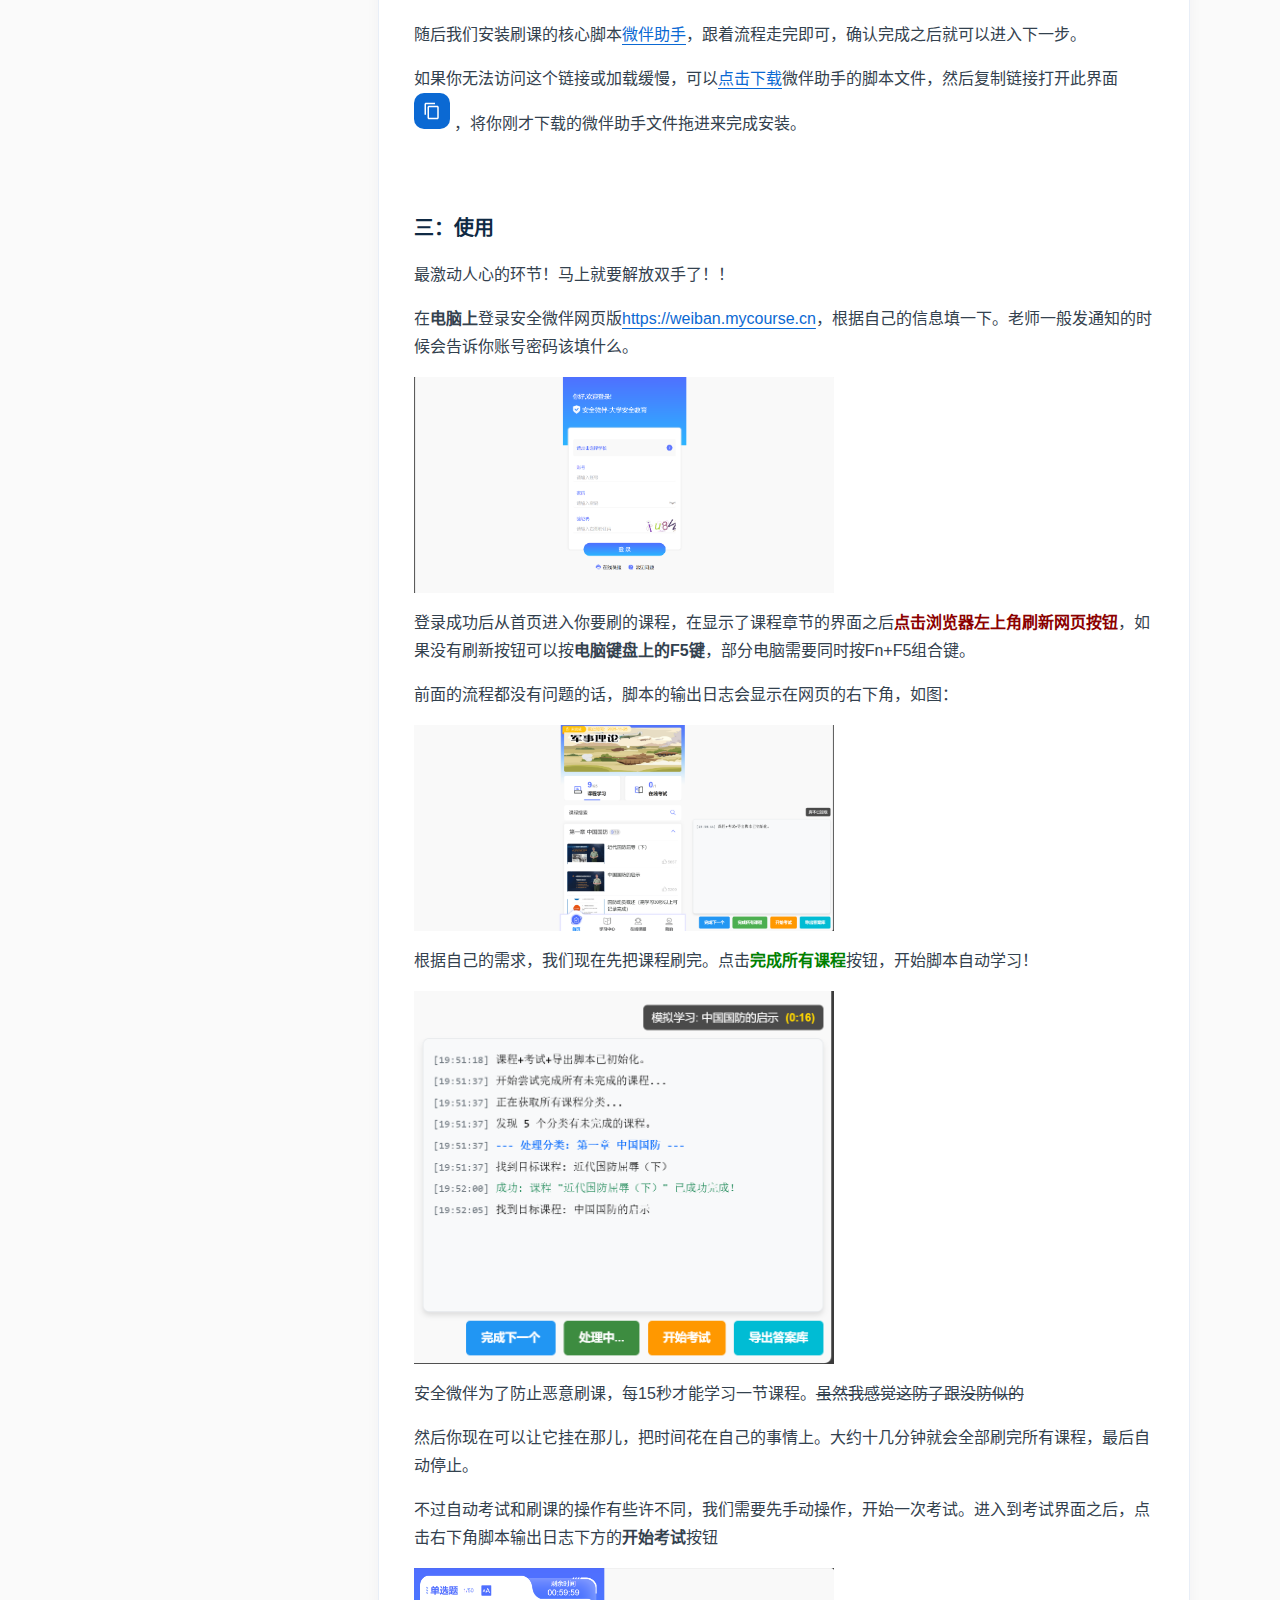
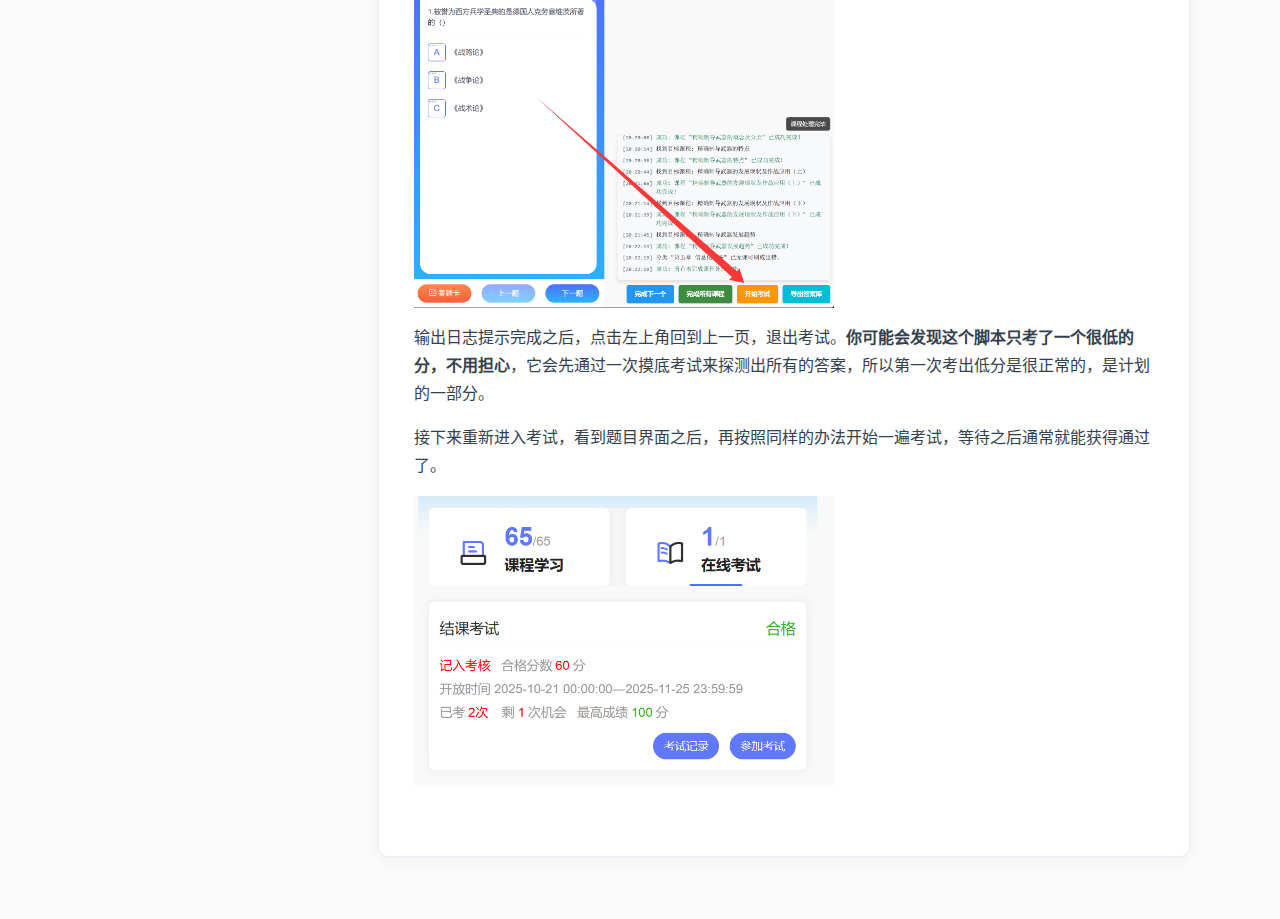
<file: weiban.html>
<!DOCTYPE html>
<html lang="zh-CN">
<head>
  <meta charset="utf-8">
  <meta name="viewport" content="width=device-width,initial-scale=1">
  <title>安全微伴刷课 - 项目</title>
  <link rel="stylesheet" href="css/style.css">
  <link rel="stylesheet" href="css/dark.css">
  <link rel="stylesheet" href="css/docs.css">
</head>
<body>
  <nav class="top-nav">
    <div class="nav-inner">
      <a class="brand" href="index.html">
        <span class="brand-logo"><img src="favicon.png" alt="logo"></span>
        <span class="brand-text"><span class="gradient-text">HUNGRY#末老师</span></span>
      </a>
    </div>
  </nav>
  <main class="content">
    

    <!-- 教程文档区域 -->
    <section class="docs-container" id="tutorial-docs" aria-label="教程文档">
      <div class="docs-layout">
        <nav class="docs-nav" aria-label="教程目录">
          <ul>
            <li><a href="#step-0"><span class="step-num">0</span><span class="step-title">前言</span></a></li>
            <li><a href="#step-1"><span class="step-num">1</span><span class="step-title">准备</span></a></li>
            <li><a href="#step-2"><span class="step-num">2</span><span class="step-title">安装</span></a></li>
            <li><a href="#step-3"><span class="step-num">3</span><span class="step-title">使用</span></a></li>
          </ul>
        </nav>
        <div class="docs-content">
            <section id="step-0" class="doc-step">
              <h3>〇：前言</h3>
              <p><b style="color: green;">最新提醒：如果你觉得这个项目讲的方法很繁琐，你可以</b><a href="files/WeBan.exe" style="color: blue;" target="_blank" download>点击下载</a><b style="color: green;">一份可视化的刷课程序来快速刷课+考试，无需麻烦地部署浏览器脚本。</b>（开源地址：<a href="https://github.com/hangone/WeBan" style="color: darkgoldenrod;" target="_blank">https://github.com/hangone/WeBan</a>）</p>
              <br />
              <p>欢迎使用“安全微伴刷课”项目页面。<b>这不是我个人开发的项目，而是一个开源项目</b>，旨在为大家提供安全、便捷的刷课服务。</p>
              <p>因为我认为大学本该是一个自由探索的地方，而不是单纯的应试机器，我们可以省去很多时间用于研究自己热爱的东西，就比如你现在正在查看的这个网页。</p>
              <p>本项目中涉及的开源原文地址会在下文提及，如有侵权请联系删除。</p>
              <p><b>孙中山先生有云：“行易知难。”所以你不需要弄明白下面讲的这些到底是个什么东西，跟着教程做就行了😄</b></p>
              <p>直入主题吧！</p>
            </section>
          <section id="step-1" class="doc-step">
            <h3>一：准备</h3>
            <p>该项目适用于<b class="text-danger">电脑端</b>Chromium内核的浏览器，例如Google Chrome、Microsoft Edge、360浏览器、QQ浏览器、夸克等。手机端也有对应的方法，但考虑到在电脑端操作相对方便，<b class="text-danger-strong">本项目以电脑端Microsoft Edge浏览器为介绍视角</b>。它在目前市场上的所有Windows电脑几乎都会作为系统自带的浏览器。</p>
            <img src="assets/pictures/edge.png" alt="Microsoft Edge浏览器图标">
          </section>
          <section id="step-2" class="doc-step">
            <h3>二：安装</h3>
            <p>首先你需要安装一个用户脚本管理器<a href="https://microsoftedge.microsoft.com/addons/detail/%E8%84%9A%E6%9C%AC%E7%8C%AB/liilgpjgabokdklappibcjfablkpcekh" target="_blank" rel="noopener">脚本猫</a>。</p>
            <img src="assets/pictures/scriptcat.png" alt="脚本猫浏览器扩展图标" class="img-limited">
            <p>如果你无法访问这个链接或加载缓慢，可以<a href="files/scriptcat-v1.1.1-chrome.zip" target="_blank" download>点击此处</a>来下载一份zip浏览器扩展包，再复制链接打开这个链接中的页面
              <span class="special-link-controls">
                <button type="button" class="copy copy-special-link" data-special-url="edge://extensions/" aria-label="复制 edge://extensions 链接">
                  <span class="tooltip" data-text-initial="复制" data-text-end="已复制"></span>
                  <svg class="clipboard" viewBox="0 0 24 24" width="18" height="18" aria-hidden="true" focusable="false">
                    <path fill="currentColor" d="M16 1H4c-1.1 0-2 .9-2 2v14h2V3h12V1zm3 4H8c-1.1 0-2 .9-2 2v14c0 1.1.9 2 2 2h11c1.1 0 2-.9 2-2V7c0-1.1-.9-2-2-2zm0 16H8V7h11v14z"/>
                  </svg>
                  <svg class="checkmark" viewBox="0 0 24 24" width="18" height="18" aria-hidden="true" focusable="false">
                    <path fill="currentColor" d="M9 16.2L4.8 12l-1.4 1.4L9 19 21 7l-1.4-1.4z" />
                  </svg>
                </button>
              </span>
            的左下角开启下图所示的两个选项，将刚刚下载的文件拖动到浏览器内完成安装。</p>
            <img src="assets/pictures/devmode.png" alt="打开开发者模式" class="img-limited">
            <br />
            <p>随后我们安装刷课的核心脚本<a href="https://scriptcat.org/zh-CN/script-show-page/4055" target="_blank" rel="noopener">微伴助手</a>，跟着流程走完即可，确认完成之后就可以进入下一步。</p>
            <p>如果你无法访问这个链接或加载缓慢，可以<a id="wb-download" href="files/微伴助手.js" target="_blank" download>点击下载</a>微伴助手的脚本文件，然后复制链接打开此界面
              <span class="special-link-controls">
                <button type="button" class="copy copy-special-link" data-special-url="extension://liilgpjgabokdklappibcjfablkpcekh/src/options.html#/" aria-label="复制 extension:// 链接">
                  <span class="tooltip" data-text-initial="复制" data-text-end="已复制"></span>
                  <svg class="clipboard" viewBox="0 0 24 24" width="18" height="18" aria-hidden="true" focusable="false">
                    <path fill="currentColor" d="M16 1H4c-1.1 0-2 .9-2 2v14h2V3h12V1zm3 4H8c-1.1 0-2 .9-2 2v14c0 1.1.9 2 2 2h11c1.1 0 2-.9 2-2V7c0-1.1-.9-2-2-2zm0 16H8V7h11v14z"/>
                  </svg>
                  <svg class="checkmark" viewBox="0 0 24 24" width="18" height="18" aria-hidden="true" focusable="false">
                    <path fill="currentColor" d="M9 16.2L4.8 12l-1.4 1.4L9 19 21 7l-1.4-1.4z" />
                  </svg>
                </button>
              </span>
            ，将你刚才下载的微伴助手文件拖进来完成安装。</p>
          </section>
          <section id="step-3" class="doc-step">
            <h3>三：使用</h3>
            <p>最激动人心的环节！马上就要解放双手了！！</p>
            <p>在<b>电脑上</b>登录安全微伴网页版<a href="https://weiban.mycourse.cn" target="_blank" rel="noopener noreferrer">https://weiban.mycourse.cn</a>，根据自己的信息填一下。老师一般发通知的时候会告诉你账号密码该填什么。</p>
            <img src="assets/pictures/login.png" alt="安全微伴网页版登录界面" class="img-limited img-wide">
            <p>登录成功后从首页进入你要刷的课程，在显示了课程章节的界面之后<b class="inline-danger">点击浏览器左上角刷新网页按钮</b>，如果没有刷新按钮可以按<b>电脑键盘上的F5键</b>，部分电脑需要同时按Fn+F5组合键。</p>
            <p>前面的流程都没有问题的话，脚本的输出日志会显示在网页的右下角，如图：</p>
            <img src="assets/pictures/course.png" alt="微伴助手脚本输出日志" class="img-limited img-wide">
            <p>根据自己的需求，我们现在先把课程刷完。点击<b class="inline-success">完成所有课程</b>按钮，开始脚本自动学习！</p>
            <img src="assets/pictures/log.png" alt="完成所有课程按钮位置示意图" class="img-limited img-wide">
            <p>安全微伴为了防止恶意刷课，每15秒才能学习一节课程。<del>虽然我感觉这防了跟没防似的</del></p>
            <p>然后你现在可以让它挂在那儿，把时间花在自己的事情上。大约十几分钟就会全部刷完所有课程，最后自动停止。</p>
            <p>不过自动考试和刷课的操作有些许不同，我们需要先手动操作，开始一次考试。进入到考试界面之后，点击右下角脚本输出日志下方的<b class="text-warning-inline">开始考试</b>按钮</p>
            <img src="assets/pictures/test.png" alt="开始考试" class="img-limited img-wide">
            <p>输出日志提示完成之后，点击左上角回到上一页，退出考试。<b>你可能会发现这个脚本只考了一个很低的分，不用担心</b>，它会先通过一次摸底考试来探测出所有的答案，所以第一次考出低分是很正常的，是计划的一部分。
            <p>接下来重新进入考试，看到题目界面之后，再按照同样的办法开始一遍考试，等待之后通常就能获得通过了。</p>
            <img src="assets/pictures/success.png" alt="考试完成" class="img-limited img-wide">
          </section>
        </div>
      </div>
    </section>
  </main>
  <script src="JavaScript/loader.js" defer></script>
  <script src="JavaScript/dark_theme.js" defer></script>
  <script src="JavaScript/steps_nav.js" defer></script>
  <script>
    // 尝试直接打开特殊协议(例如 edge:// 或 extension://)，若被浏览器阻止则复制到剪贴板供用户手动粘贴
    function openSpecialURL(url) {
      // 优先通过模拟用户点击的锚点来触发浏览器对特殊协议的处理
      try {
        var a = document.createElement('a');
        a.href = url;
        a.rel = 'noopener';
        a.style.display = 'none';
        // 在某些环境下 target='_blank' 会被浏览器阻止为 about:blank#blocked，但通过 click 有更高成功率
        a.target = '_blank';
        document.body.appendChild(a);
        var clicked = false;
        a.click();
        clicked = true;
        // 移除临时元素
        setTimeout(function(){
          a.remove();
        }, 1000);
        // 若成功执行 click，则不做额外处理
        return;
      } catch (e) {
        // fallthrough to clipboard fallback
      }
      // 失败回退：复制链接到剪贴板或弹出提示
      if (navigator.clipboard && window.isSecureContext) {
        navigator.clipboard.writeText(url).then(function(){
          alert('浏览器阻止了自动打开特殊地址，链接已复制到剪贴板，请粘贴到地址栏打开。');
        }).catch(function(){
          prompt('请手动复制以下链接并粘贴到地址栏打开：', url);
        });
      } else {
        prompt('请手动复制以下链接并粘贴到地址栏打开：', url);
      }
    }

    // 强制下载微伴助手脚本，避免浏览器直接预览
    document.addEventListener('DOMContentLoaded', function () {
      var dl = document.getElementById('wb-download');
      if (dl) {
        dl.addEventListener('click', function (e) {
          e.preventDefault();
          var url = this.href;
          var a = document.createElement('a');
          a.href = url;
          a.download = '微伴助手.js';
          document.body.appendChild(a);
          a.click();
          a.remove();
        });
      }
      // 新增：为特殊链接控件添加事件（打开/复制）
      function tryOpenSpecial(url) {
        try {
          var a = document.createElement('a');
          a.href = url;
          a.target = '_blank';
          a.rel = 'noopener';
          a.style.display = 'none';
          document.body.appendChild(a);
          a.click();
          setTimeout(function(){ a.remove(); }, 1000);
          return true;
        } catch (e) {
          return false;
        }
      }

      function copyToClipboard(text) {
        if (navigator.clipboard && window.isSecureContext) {
          return navigator.clipboard.writeText(text).then(function(){ return true; }).catch(function(){ return false; });
        }
        return new Promise(function(resolve){
          var ta = document.createElement('textarea');
          ta.value = text;
          ta.style.position = 'fixed';
          ta.style.left = '-9999px';
          document.body.appendChild(ta);
          ta.select();
          try {
            var ok = document.execCommand('copy');
            ta.remove();
            resolve(!!ok);
          } catch (e) {
            ta.remove();
            resolve(false);
          }
        });
      }

      Array.prototype.forEach.call(document.querySelectorAll('.open-special-link'), function(el){
        el.addEventListener('click', function(e){
          e.preventDefault();
          var url = this.getAttribute('data-special-url');
          var opened = tryOpenSpecial(url);
          if (!opened) {
            copyToClipboard(url).then(function(success){
              if (success) alert('浏览器阻止自动打开，链接已复制到剪贴板，请粘贴到地址栏打开。');
              else prompt('请手动复制以下链接并粘贴到地址栏打开：', url);
            });
          }
        });
      });

      Array.prototype.forEach.call(document.querySelectorAll('.copy-special-link'), function(el){
        el.addEventListener('click', function(e){
          e.preventDefault();
          var url = this.getAttribute('data-special-url');
          var tooltip = this.querySelector('.tooltip');
          copyToClipboard(url).then(function(success){
            if (success) {
              // show tooltip '已复制' briefly and swap icons
              if (tooltip) { tooltip.setAttribute('data-text-initial', '已复制'); }
              var clip = el.querySelector('.clipboard');
              var check = el.querySelector('.checkmark');
              if (clip) clip.style.display = 'none';
              if (check) check.style.display = 'block';
              setTimeout(function(){
                if (tooltip) tooltip.setAttribute('data-text-initial', '复制');
                if (clip) clip.style.display = '';
                if (check) check.style.display = 'none';
              }, 1200);
            } else {
              prompt('请手动复制以下链接并粘贴到地址栏打开：', url);
            }
          });
        });
      });
    });
  </script>
</body>
</html>
</file>
<file: css/style.css>
:root {
    --nav-height: 60px;
}

body {
	font-family: "PingFang SC","Microsoft YaHei","SF Pro",sans-serif;
	background: #fafafa;
	color: #222;
	text-align: center;
	margin: 0;
	padding: calc(var(--nav-height) + 20px) 20px 20px;
	transition: background 0.6s ease,color 0.6s ease;
}

h1 {
	/* 用可动画的线性渐变替代固定颜色，裁剪为文本显示 */
	font-size: 30px;
	font-weight: 700;
	letter-spacing: 1px;
	margin: 12px 0 20px;
	/* 渐变背景及动画设置 */
	background: linear-gradient(90deg, #161de8, #4de0ff, #ff6b6b, #a64dff, #161de8);
	background-size: 400% 400%;
	-webkit-background-clip: text;
	background-clip: text;
	-webkit-text-fill-color: transparent; /* Safari/Chrome */
	color: transparent;
	animation: gradientShift 8s ease infinite, fadeIn 1s ease;
	transition: color 0.6s ease;
}

@keyframes gradientShift {
	0% {
		background-position: 0% 50%;
	}
	50% {
		background-position: 100% 50%;
	}
	100% {
		background-position: 0% 50%;
	}
}

#status {
	display: inline-flex;
	align-items: center;
	gap: 8px;
	margin-bottom: 12px;
}

.dot {
	width: 10px;
	height: 10px;
	border-radius: 50%;
	background: #4caf50;
	animation: blink 1.5s infinite alternate;
	transition: background 0.6s ease;
}

/* 大号状态显示（仅首页使用 .status-xl） */
.status-xl { display: inline-flex; align-items: center; gap: 12px; }
.status-xl .dot { width: 16px; height: 16px; }
.status-xl #online-status { font-size: 18px; font-weight: 700; color: #1e303f; }

@keyframes blink {
	0% {
		opacity: 1;
	}

	100% {
		opacity: 0.4;
	}
}

/* Refresh button (scoped name to avoid collisions) */
.refresh-btn {
	--main-focus: #2d8cf0;
	--font-color: #323232;
	--bg-color-sub: #dedede;
	--bg-color: #eee;
	--main-color: #323232;
	position: relative;
	width: 150px;
	height: 40px;
	cursor: pointer;
	display: flex;
	align-items: center;
	border: 2px solid var(--main-color);
	box-shadow: 4px 4px var(--main-color);
	background-color: var(--bg-color);
	border-radius: 10px;
	overflow: hidden;
}

.refresh-btn, .refresh-btn__icon, .refresh-btn__text {
	transition: all 0.3s;
}

.refresh-btn .refresh-btn__text {
	transform: translateX(30px);
	color: var(--font-color);
	font-weight: 600;
}

.refresh-btn .refresh-btn__icon {
	position: absolute;
	transform: translateX(109px);
	height: 100%;
	width: 39px;
	background-color: var(--bg-color-sub);
	display: flex;
	align-items: center;
	justify-content: center;
}

.refresh-btn .svg {
	width: 20px;
	fill: var(--main-color);
}

.refresh-btn:hover {
	background: var(--bg-color);
}

.refresh-btn:hover .refresh-btn__text {
	color: transparent;
}

.refresh-btn:hover .refresh-btn__icon {
	width: 148px;
	transform: translateX(0);
}

.refresh-btn:active {
	transform: translate(3px, 3px);
	box-shadow: 0px 0px var(--main-color);
}

/* Position the refresh button in the top-left, avoid overlapping existing back buttons */
.refresh-btn {
	position: fixed;
	left: 16px;
	z-index: 10250;
}

/* Index page: keep refresh button near the top nav */
body.index-page .refresh-btn {
	top: calc(var(--nav-height) + 22px);
}

/* Other pages: position refresh so it matches spacing of back-button (16px) and back-prev (64px) */
body:not(.index-page) .refresh-btn {
	/* back-button: 16px, back-prev: 64px -> refresh should be 112px to keep 48px spacing */
	top: 112px;
}

/* If .back-button exists nearby, push the refresh button slightly down to avoid collision */
@media (min-width: 0px) {
	.back-button + .refresh-btn, .back-button.uiverse-btn + .refresh-btn { top: calc(var(--nav-height) + 64px); }
}

/* Small screens: reduce size and spacing */
@media (max-width: 600px) {
	/* Make refresh button a compact circular icon like #darkToggle on small screens */
	.refresh-btn {
		left: 8px;
		top: calc(var(--nav-height) + 10px);
		width: 44px;
		height: 44px;
		padding: 0;
		border-radius: 50%;
		display: inline-flex;
		align-items: center;
		justify-content: center;
		/* stronger multi-layer shadow for a modern, floating look */
		box-shadow: 0 8px 18px rgba(31,45,61,0.08), 0 2px 6px rgba(31,45,61,0.04) inset;
		background: transparent; /* background will be handled by pseudo-element to allow animated fill */
		border: 0; /* border included in pseudo or hidden for cleaner look */
		position: fixed;
	}

	/* pseudo-element used as animated fill/background so the icon can sit on top */
	.refresh-btn::before {
		content: '';
		position: absolute;
		left: 50%;
		top: 50%;
		width: 44px;
		height: 44px;
		transform: translate(-50%, -50%) scale(0.92);
		border-radius: 50%;
		background: rgba(25,118,210,0.12);
		/* multi-layer shadow on the pseudo background for depth */
		box-shadow: 0 10px 24px rgba(31,45,61,0.12), 0 4px 8px rgba(31,45,61,0.06) inset;
		border: 1px solid rgba(25,118,210,0.12);
		transition: transform 160ms cubic-bezier(.2,.9,.3,1), opacity 160ms ease, background 160ms ease;
		z-index: 0;
	}

	/* hide the textual label but keep aria-label for accessibility */
	.refresh-btn .refresh-btn__text { display: none !important; }

	/* center the svg icon and size it appropriately; place it above the pseudo background */
	.refresh-btn .refresh-btn__icon {
		position: relative;
		transform: none;
		width: auto;
		height: auto;
		display: inline-flex;
		align-items: center;
		justify-content: center;
		z-index: 1;
		/* remove desktop-only gray square */
		background: transparent !important;
		min-width: 0;
		min-height: 0;
		padding: 0;
	}
	.refresh-btn .svg { width: 20px; height: 20px; }

	/* on pointer hover (desktop) expand background slightly for affordance */
	.refresh-btn:hover::before { transform: translate(-50%, -50%) scale(1); }

	/* when JS adds .pressed (refresh_button.js does), show pressed animation and quick scale */
	.refresh-btn.pressed::before { transform: translate(-50%, -50%) scale(1.06); }

	/* ensure pressed state also gives tactile feedback to the button itself */
	.refresh-btn.pressed { transform: translateY(1px) scale(0.96); box-shadow: 0 4px 12px rgba(31,45,61,0.06); }

	/* darken the pseudo background briefly on active/pressed for visible feedback */
	.refresh-btn:active::before, .refresh-btn.pressed::before { background: rgba(25,118,210,0.18); }

	/* affordance: slight lift on hover (desktop emulation) and press effect */
	.refresh-btn { transition: transform 180ms cubic-bezier(.2,.9,.3,1), box-shadow 180ms cubic-bezier(.2,.9,.3,1); }
	.refresh-btn:hover { transform: translateY(-3px); }
	.refresh-btn:active, .refresh-btn:focus-visible { transform: translateY(1px) scale(0.96); box-shadow: 0 4px 12px rgba(31,45,61,0.06); }
}

/* Non-index mobile: make refresh align equidistant with the two back buttons (8px,48px,88px) */
@media (max-width: 600px) {
	body:not(.index-page) .refresh-btn { top: 88px !important; }
}

.info-block,#focus-card,.metric-box {
	transition: background 0.6s ease,color 0.6s ease,border-color 0.6s ease;
}

.info-block {
	background: #fff;
	border-radius: 10px;
	display: inline-block;
	padding: 10px 20px;
	margin-bottom: 20px;
	font-size: 17px;
	box-shadow: 0 1px 4px rgba(0,0,0,0.05);
	animation: fadeIn 1s ease;
}

#focus-card {
	background: #fff;
	border-radius: 12px;
	box-shadow: 0 2px 6px rgba(0,0,0,0.08);
	padding: 20px;
	margin: 24px auto;
	max-width: 600px;
	animation: fadeUp 1s ease;
}

.focus-title {
	font-size: 22px;
	font-weight: 800;
	color: #1976d2;
	margin-bottom: 10px;
	transition: color 0.6s ease;
}

/* merged from overrides.css */
.focus-title-error{ color: #f44336; }

.focus-details {
	font-size: 15px;
	color: #333;
	line-height: 1.6;
	transition: color 0.6s ease;
}

.metrics-grid {
	display: flex;
	flex-wrap: wrap;
	justify-content: center;
	gap: 12px;
	margin-top: 10px;
}

.metric-box {
	background: #fff;
	border: 1px solid #e0e0e0;
	border-radius: 10px;
	width: 160px;
	padding: 16px;
	transition: all 0.6s ease;
	box-shadow: 0 1px 3px rgba(0,0,0,0.05);
	animation: fadeUp 1s ease;
}

.metric-box:hover {
	transform: translateY(-3px);
	box-shadow: 0 3px 8px rgba(0,0,0,0.1);
}

.metric-label {
	font-size: 14px;
	color: #666;
	margin-bottom: 6px;
	transition: color 0.6s ease;
}

.metric-value {
	font-size: 26px;
	font-weight: 700;
	color: #1565c0;
	transition: color 0.6s ease,transform 0.3s ease;
}

/* 调整网络速率显示稍微小一点，优先级高于 .metric-value */
#netVal {
	font-size: 22px;
}

#uptime {
	margin-top: 10px;
	font-size: 16px;
	font-weight: 600;
	color: #444;
	transition: color 0.6s ease;
}

@keyframes fadeIn {
	from {
		opacity: 0;
	}

	to {
		opacity: 1;
	}
}

@keyframes fadeUp {
	from {
		opacity: 0;
		transform: translateY(10px);
	}

	to {
		opacity: 1;
		transform: translateY(0);
	}
}

@media (max-width:600px) {
	.metric-box {
		width: 45%;
		min-width: 130px;
	}

	h1 {
		font-size: 24px;
	}
}

/* 导航栏样式 */
.top-nav {
	position: fixed;
	top: 0;
	left: 0;
	right: 0;
	width: 100%;
	background: #fff;
	box-shadow: 0 2px 8px rgba(0,0,0,0.08);
	/* 提高 z-index，使导航（包含切换按钮和下拉菜单）可以覆盖浮动按钮 */
	z-index: 10150;
	transition: background 0.6s ease;
	height: var(--nav-height);
	border-radius: 10px; /* 圆角 */
	overflow: hidden;
}

.nav-inner {
	max-width: 1200px;
	margin: 0 auto;
	display: flex;
	justify-content: space-between;
	align-items: center;
	padding: 10px 20px;
	height: 100%;
}

@media (max-width: 600px) {
	.top-nav { border-radius: 6px; }
}

.brand {
	display: flex;
	align-items: center;
	text-decoration: none;
	font-size: 18px;
	font-weight: 700;
}

.brand-logo img {
	width: 32px;
	height: 32px;
	border-radius: 50%;
	margin-right: 10px;
}

.nav-toggle {
	display: none;
	background: none;
	border: none;
	font-size: 24px;
	cursor: pointer;
	padding: 5px;
	/* 保证切换按钮在浮动元素之上可点击 */
	z-index: 10160;
}

.nav-menu {
	display: flex;
	list-style: none;
	margin: 0;
	padding: 0;
}

.nav-menu li {
	margin: 0 15px;
}

.nav-menu a {
	text-decoration: none;
	color: #333;
	font-weight: 500;
	padding: 5px 10px;
	border-radius: 5px;
	transition: background 0.3s ease, color 0.3s ease;
}

.nav-menu a:hover {
	background: #f0f0f0;
	color: #1976d2;
}

@media (max-width: 768px) {
	/* 移动端：窄面板居中显示（如红框示意），并带淡入/上移的动画 */
	.nav-menu {
		display: none;
		flex-direction: column;
		position: fixed;
		top: calc(var(--nav-height) + 8px); /* 放在固定导航下方并留出一点间距 */
		left: 50%;
		transform: translateX(-50%) translateY(-6px);
		width: 320px; /* 面板宽度，可按需调整 */
		box-sizing: border-box;
		background: #fff;
		box-shadow: 0 6px 24px rgba(0,0,0,0.12);
		padding: 8px 0;
		/* 圆角面板 */
		border-radius: 16px;
		/* 隐藏溢出以便圆角生效，同时保留内部滚动 */
		overflow: hidden;
		/* 当打开时，菜单应位于浮动按钮之上 */
		z-index: 10140;
		/* 当菜单很长时允许滚动 */
		max-height: calc(100vh - var(--nav-height) - 16px);
		overflow-y: auto;
		opacity: 0;
		transition: opacity 240ms ease, transform 240ms ease;
	}

	.nav-menu.open {
		display: flex;
		opacity: 1;
		transform: translateX(-50%) translateY(0);
	}

	.nav-menu li {
		margin: 6px 0;
		text-align: center;
	}

	.nav-menu a {
		display: block;
		padding: 12px 16px; /* 更适合触控的点击区域 */
	}

	/* 子菜单指示器（三角） */
	.nav-menu li.has-submenu > a {
		position: relative;
	}

	.nav-menu li.has-submenu > a::after {
		content: '';
		position: absolute;
		right: 16px;
		top: 50%;
		width: 0;
		height: 0;
		border-left: 6px solid transparent;
		border-right: 6px solid transparent;
		border-top: 8px solid rgba(0,0,0,0.35); /* 小三角 */
		transform: translateY(-50%) rotate(0deg);
		transition: transform 200ms ease;
	}

	/* 展开时旋转指示器（向上或向左根据视觉需要） */
	.nav-menu li.submenu-open > a::after {
		transform: translateY(-50%) rotate(-180deg);
	}

	.nav-toggle {
		display: block;
	}

	/* 如果有二级菜单（ul 嵌套），在移动端以块级展示并允许展开滚动 */
	.nav-menu li ul {
		display: block;
		position: relative;
		background: transparent;
		box-shadow: none;
		margin: 0;
		padding: 0 12px 8px 12px;
		z-index: 10145;
		/* 折叠动画（将高度限制并过渡） */
		max-height: 0;
		overflow: hidden;
		opacity: 0;
		transform: translateY(-6px);
		transition: max-height 260ms ease, opacity 200ms ease, transform 200ms ease;
	}

	.nav-menu li ul li a {
		padding-left: 18px; /* 二级菜单项略微缩进 */
	}

	/* 打开子菜单 */
	.nav-menu li.submenu-open > ul {
		max-height: 1000px; /* 足够大以容纳内容，实际由内容高度控制 */
		opacity: 1;
		transform: translateY(0);
	}

	/* 夜间模式适配（移动端导航面板与二级菜单） */
	body.dark .top-nav { background: #0f1113 !important; box-shadow: 0 2px 8px rgba(0,0,0,0.6); }
	body.dark .nav-menu {
		background: #0f1113 !important;
		box-shadow: 0 6px 24px rgba(0,0,0,0.6);
		color: #e6eef9;
	}
	body.dark .nav-menu a { color: #e6eef9; }
	body.dark .nav-menu a:hover { background: rgba(255,255,255,0.03); color: #64b5f6; }
	body.dark .nav-menu li.has-submenu > a::after { border-top-color: rgba(255,255,255,0.6); }
	body.dark .nav-menu li ul {
		background: rgba(255,255,255,0.02);
		box-shadow: none;
		color: #e6eef9;
	}

}

/* 当移动端导航打开时，阻止页面背景滚动 */
body.nav-open {
	overflow: hidden;
}

/* 返回主页按钮样式 */
/* Floating helper buttons (left / right) - unified, softer visual */
.floating-btn {
	position: fixed;
	display: inline-flex;
	align-items: center;
	gap: 8px;
	padding: 8px 12px;
	background: rgba(25,118,210,0.12); /* soft tint */
	color: #1976d2;
	text-decoration: none;
	border-radius: 10px;
	font-weight: 600;
	font-size: 14px;
	box-shadow: 0 6px 18px rgba(31,45,61,0.06);
	-webkit-backdrop-filter: blur(4px);
	backdrop-filter: blur(4px);
	border: 1px solid rgba(25,118,210,0.12);
	transition: transform 160ms ease, box-shadow 160ms ease, background 160ms ease;
	z-index: 10010;
}

.floating-btn:hover {
	transform: translateY(-3px) scale(1.03);
	box-shadow: 0 10px 24px rgba(31,45,61,0.09);
}

/* 返回上一页 按钮样式（次级，与返回主页风格一致但稍小） */
/* keep original selectors but delegate to unified class for easy HTML-free upgrade */
/* position left-top */
.back-button { top: 16px; left: 16px; }
.back-prev { top: 64px; left: 16px; }

/* Force left-top placement regardless of parent container centering */
.back-button, .back-prev {
	position: fixed !important;
	left: 16px !important;
}
.back-button { top: 16px !important; }
.back-prev { top: 64px !important; }

/* Responsive: reduce size and spacing on small screens */
@media (max-width: 600px) {
	.back-button, .back-prev { left: 8px !important; }
	.back-button { top: 8px !important; }
	.back-prev { top: 48px !important; }
	.uiverse-btn { padding: .6em 1em; font-size: 13px; }
}

/* Actually apply the shared visual rules by combining selectors to avoid changing HTML */
.back-button.floating, .back-prev.floating, #darkToggle.floating, .back-button, .back-prev, #darkToggle {
	/* copy of .floating-btn base so no extra HTML class is required */
	position: fixed;
	display: inline-flex;
	align-items: center;
	gap: 8px;
	padding: 8px 12px;
	background: rgba(25,118,210,0.12);
	color: #1976d2;
	text-decoration: none;
	border-radius: 10px;
	font-weight: 600;
	font-size: 14px;
	box-shadow: 0 6px 18px rgba(31,45,61,0.06);
	-webkit-backdrop-filter: blur(4px);
	backdrop-filter: blur(4px);
	border: 1px solid rgba(25,118,210,0.12);
	transition: transform 160ms ease, box-shadow 160ms ease, background 160ms ease;
	z-index: 10010;
}

/* #darkToggle visual styles are applied via the combined selector above; positioning kept in its own rule. */

/* --- Icon-only theme toggle: compact moon/sun button to avoid covering content --- */
#darkToggle {
	/* make it a small circular icon button */
	width: 44px;
	height: 44px;
	padding: 0;
	border-radius: 50%;
	display: inline-flex;
	align-items: center;
	justify-content: center;
	font-size: 18px;
	line-height: 1;
	box-shadow: 0 6px 18px rgba(31,45,61,0.06);
	background: rgba(25,118,210,0.12);
	border: 1px solid rgba(25,118,210,0.12);
	transition: transform 180ms cubic-bezier(.2,.9,.3,1), box-shadow 180ms cubic-bezier(.2,.9,.3,1);
}

/* hide the textual label inside the uiverse-btn markup */
/* Hide any non-empty span (the textual label) inside the toggle; keep decorative empty spans */
#darkToggle span:not(:empty) { display: none !important; }

/* use pseudo-element to show moon by default, sun when in dark mode (body.dark present) */
#darkToggle::before {
	/* 使用按钮上的 data-icon 属性作为图标来源，避免与文本节点重复 */
	content: attr(data-icon);
	display: inline-block;
	transform: translateY(-1px);
}

/* slightly lift on hover for affordance */
#darkToggle:hover { transform: translateY(-3px); }

/* 磁盘空间卡片样式 */
.disk-card {
	background: #fff;
	border-radius: 12px;
	box-shadow: 0 2px 6px rgba(0,0,0,0.08);
	padding: 20px;
	margin: 24px auto;
	max-width: 600px;
	animation: fadeUp 1s ease;
}

.disk-details {
	margin-bottom: 20px;
}

.disk-bar {
	width: 100%;
	height: 20px;
	background: #e0e0e0;
	border-radius: 10px;
	overflow: hidden;
	margin: 8px 0;
}

.disk-fill {
	height: 100%;
	background: linear-gradient(90deg, #1976d2, #64b5f6);
	transition: width 0.5s ease;
}

.disk-sub {
	margin-top: 20px;
	border-top: 1px solid #eee;
	padding-top: 20px;
}

/* 渐变文字样式 */
.gradient-text {
	/* 渐变背景及动画设置 */
	background: linear-gradient(90deg, #161de8, #4de0ff, #ff6b6b, #a64dff, #161de8);
	background-size: 400% 400%;
	-webkit-background-clip: text;
	background-clip: text;
	-webkit-text-fill-color: transparent;
	color: transparent;
	animation: gradientShift 8s ease infinite;
	transition: color 0.6s ease;
}

/* Fullscreen refresh overlay + spinner (used by refresh_button.js) */
.page-refresh-overlay {
	position: fixed;
	inset: 0;
	display: flex;
	align-items: center;
	justify-content: center;
	background: rgba(255,255,255,0); /* start transparent */
	opacity: 0;
	pointer-events: none;
	transition: background 420ms ease, opacity 420ms ease;
	z-index: 10500; /* above nav and floating buttons */
}
.page-refresh-overlay.visible {
	opacity: 1;
	pointer-events: auto;
	background: rgba(255,255,255,0.95);
}
.page-refresh-overlay .refresh-spinner {
	width: 48px;
	height: 48px;
	border-radius: 50%;
	border: 4px solid rgba(0,0,0,0.08);
	border-top-color: #1976d2;
	box-shadow: 0 6px 18px rgba(31,45,61,0.06);
	animation: refresh-spin 900ms linear infinite;
	z-index: 10501;
}

@keyframes refresh-spin {
	to { transform: rotate(360deg); }
}

/* Dark mode variant */
body.dark .page-refresh-overlay.visible {
	background: rgba(10,12,14,0.94);
}
body.dark .page-refresh-overlay .refresh-spinner {
	border: 4px solid rgba(255,255,255,0.06);
	border-top-color: #64b5f6;
}


body.dark .disk-sub {
	color: #e0e0e0;
}

/* Uiverse-style animated button (scoped to .uiverse-btn to avoid global button conflicts) */
.uiverse-btn {
	font-family: Arial, Helvetica, sans-serif;
	font-weight: bold;
	color: white;
	background-color: #171717;
	padding: 1em 2em;
	border: none;
	border-radius: .6rem;
	/* do NOT set position here — allow .back-button/.back-prev/#darkToggle to keep fixed positioning */
	cursor: pointer;
	overflow: hidden;
	display: inline-flex;
	align-items: center;
	justify-content: center;
}

.uiverse-btn span:not(:nth-child(6)) {
	position: absolute;
	left: 50%;
	top: 50%;
	transform: translate(-50%, -50%);
	/* smaller decorative dots so they don't form visible blocks behind text */
	height: 16px;
	width: 16px;
	background-color: #0c66ed;
	opacity: 0.45; /* further reduce opacity */
	border-radius: 50%;
	transition: .6s ease;
	pointer-events: none;
}

.uiverse-btn span:nth-child(6) {
	position: relative;
}

.uiverse-btn span:nth-child(1) { transform: translate(-3.3em, -4em); }
.uiverse-btn span:nth-child(2) { transform: translate(-6em, 1.3em); }
.uiverse-btn span:nth-child(3) { transform: translate(-.2em, 1.8em); }
.uiverse-btn span:nth-child(4) { transform: translate(3.5em, 1.4em); }
.uiverse-btn span:nth-child(5) { transform: translate(3.5em, -3.8em); }

.uiverse-btn:hover span:not(:nth-child(6)) {
	/* keep default behavior for most uiverse buttons */
	transform: translate(-50%, -50%);
	transition: .6s ease;
}

/* Disable decorative animation specifically for the theme toggle button */
#darkToggle.uiverse-btn span:not(:nth-child(6)),
#darkToggle.uiverse-btn span { 
	/* hide decorative dots and prevent them from animating */
	display: none !important;
}

#darkToggle.uiverse-btn:hover {
	/* prevent hover transform/scale on the button itself */
	transform: none !important;
	box-shadow: 0 6px 18px rgba(31,45,61,0.06) !important;
}

/* Press effect: scale down slightly and reduce shadow for tactile feedback */
#darkToggle:active, #darkToggle:focus-visible {
	transform: translateY(1px) scale(0.94) !important;
	box-shadow: 0 4px 12px rgba(31,45,61,0.06) !important;
}

/* make sure uiverse buttons integrate with existing positions for back buttons and dark toggle */
.back-button.uiverse-btn, .back-prev.uiverse-btn {
	/* translucent light-blue with blur */
	background: rgba(12,102,237,0.06);
	-webkit-backdrop-filter: blur(6px);
	backdrop-filter: blur(6px);
	color: #0b63c7; /* deep blue text (gradient will override for text span) */
	border: 1px solid rgba(12,102,237,0.12);
	box-shadow: 0 8px 24px rgba(12,102,237,0.06);
	z-index: 10020; /* ensure above content */
}

/* Day-mode: make the button text a blue gradient for visual emphasis */
.back-button.uiverse-btn span:nth-child(6), .back-prev.uiverse-btn span:nth-child(6) {
	display: inline-block; /* ensure background-clip applies to text */
	background-image: linear-gradient(90deg,#1976d2,#64b5f6);
	background-size: 200% 200%;
	-webkit-background-clip: text;
	background-clip: text;
	-webkit-text-fill-color: transparent;
	color: transparent;
	text-decoration: none;
	padding: 0; /* no extra box behind text */
	margin: 0;
	line-height: 1;
}

/* Reduce size of the two left-top back buttons so they don't overlap and look compact */
.back-button.uiverse-btn, .back-prev.uiverse-btn {
	padding: .6em 1em !important;
	border-radius: .6rem;
}

/* smaller variant for the small "back-prev" if needed */
.back-prev.uiverse-btn { padding: .7em 1.2em; border-radius: .5rem; }
</file>
<file: css/dark.css>
body.dark {
	background: #121212;
	color: #e0e0e0;
}

body.dark h1 {
	color: #64b5f6;
}

body.dark .info-block {
	background: #1e1e1e;
	color: #e0e0e0;
}

body.dark #focus-card {
	background: #1e1e1e;
	color: #e0e0e0;
}

body.dark .focus-title {
	color: #90caf9;
}

body.dark .focus-details {
	color: #ccc;
}

body.dark .metric-box {
	background: #1e1e1e;
	border-color: #333;
}

body.dark .metric-label {
	color: #aaa;
}

body.dark .metric-value {
	color: #64b5f6;
}

#darkToggle {
	position: fixed !important;
	top: calc(var(--nav-height, 60px) + 18px) !important;
	right: 20px !important;
	padding: 6px 12px !important;
	border: none !important;
	border-radius: 5px !important;
	background: linear-gradient(135deg,#1976d2,#64b5f6) !important;
	color: #fff !important;
	cursor: pointer !important;
	font-weight: bold !important;
	transition: background 0.5s ease,color 0.5s ease,transform 0.2s ease !important;
	z-index: 10001 !important;
}

#darkToggle:hover {
	transform: scale(1.05);
}

#darkToggle:active {
	transform: scale(0.95);
}

/* 确保切换按钮在其他元素之上以便可点击 */
#darkToggle {
	z-index: 10001 !important;
}
/* 夜间主题：磁盘卡及内部元素样式 */
body.dark .disk-card {
	/* 夜间主题下磁盘卡的背景与阴影，配合 style.css 的过渡 */
	background: #151515;
	box-shadow: 0 1px 4px hsla(0, 0%, 23%, 0.4);
}
body.dark .disk-details {
	color: #e0e0e0;
}
body.dark .disk-fill {
	background: linear-gradient(90deg, #90caf9, #64b5f6);
}
body.dark .disk-details #diskText,
body.dark .disk-details #diskTextD,
body.dark #diskName,
body.dark #diskNameD {
	color: #e0e0e0;
}

/* 夜间模式下导航栏适配 */
body.dark .top-nav {
	background: #0f1720;
	box-shadow: 0 2px 6px rgba(0,0,0,0.6);
}

body.dark .nav-menu a {
	color: #e0e0e0;
}

body.dark .nav-menu a:hover {
	background: rgba(255,255,255,0.04);
	color: #64b5f6;
}
</file>
<file: css/about.css>
/* about 页面专用样式 - app 风格 */
.about-wrap { max-width: 720px; margin: 48px auto; padding: 20px; display:flex; flex-direction:column; align-items:center; position: relative; }
.about-card { width:100%; border-radius:16px; padding: 28px; display:flex; flex-direction:column; align-items:center; gap:14px; box-shadow: 0 12px 30px rgba(0,0,0,0.06); background:#fff; }

/* 使 about-card 成为定位容器，便于在右上角放置主题开关 */
.about-card { position: relative; }
.about-logo { width:120px; height:120px; border-radius:20px; overflow:hidden; border: 4px solid rgba(25,118,210,0.12); display:flex; align-items:center; justify-content:center; box-shadow: 0 6px 20px rgba(25,118,210,0.08); margin-top: calc(-1 * (var(--nav-height, 60px) - 6px)); }
.about-logo img { width:100%; height:100%; object-fit:cover; }
.about-author { font-size:18px; font-weight:800; color:#222; }
.about-author.large { font-size:26px; }
.about-sub { color:#666; font-size:14px; text-align:center; max-width:640px; }

.terms-footer { margin-top: 18px; }

/* changelog heading styles (replaces inline styles) */
.changelog-heading { font-size: x-large; font-weight: bold; text-align: left; width: 100%; }
.changelog-sub { font-size: medium; font-weight: 300; }

/* small utility width helper used for icons previously inline-styled */
.w45 { width: 45px; }

/* 版本号样式 */
.about-version { font-size:12px; color:#666; margin-top:4px; }

.about-changelog { width:100%; margin-top:8px; }
.ch-section { margin-top:12px; }
.ch-section h4 { margin:6px 0 8px 0; font-size:15px; }
.ch-entry { display:flex; gap:10px; padding:8px 10px; border-radius:10px; align-items:center; background:#f7fbff; margin-bottom:8px; }
.ch-icon {
	display: inline-flex;
	align-items: center;
	justify-content: center;
	color: #fff;
	font-weight: 700;
	min-width: 45px; /* 保证最小宽度，能容纳短中文字 */
	min-height: 28px;
	padding: 4px 8px; /* 允许一些横向内边距，用于放置文字 */
	border-radius: 6px;
	white-space: nowrap; /* 防止文字换行 */
}
.ch-text { color:#222; font-size:14px; }
.ch-entry .meta { font-size:12px; color:#666; margin-top:0; }

/* 颜色约定：新增 - 蓝，修复 - 绿，移除 - 红 */
.ch-icon.add { background: #1976d2; }
.ch-icon.fix { background: #2e7d32; }
.ch-icon.remove { background: #c62828; }

/* 整体日志卡片样式 */
.changelog-card {
	width: 100%;
	background: #fff;
	border-radius: 12px;
	padding: 14px;
	box-shadow: 0 8px 28px rgba(15,30,60,0.06);
	margin-top: 18px;
	border: 1px solid rgba(0,0,0,0.04);
}
.changelog-card .version-block { margin-top: 8px; background: transparent; border: none; }
.changelog-card .version-header { background: rgba(0,0,0,0.02); border-radius:8px; }
.changelog-card .version-body { background: transparent; padding-left: 6px; }

/* 夜间模式下的日志卡片 */
body.dark .changelog-card {
	background: #131618;
	border-color: rgba(255,255,255,0.03);
	box-shadow: 0 8px 28px rgba(0,0,0,0.5);
}

/* admin tweaks */
.admin-area { display:block; }
body.dark .changelog-card .version-header { background: rgba(255,255,255,0.02); }
body.dark .ch-entry { background: #0f1a1c; }
body.dark .ch-text { color: #dbe9f8; }

@media (prefers-reduced-motion: reduce){ .about-card, .ch-entry { transition:none !important; } }

/* 夜间模式 */
body.dark .about-card { background:#1f262a; box-shadow: 0 8px 30px rgba(0,0,0,0.2); }
body.dark .about-author { color:#e3f2fd; }
body.dark .about-sub { color:#b0bec5; }
body.dark .ch-entry { background: #152226; }
body.dark .ch-text { color:#dbe9f8; }
.about-wrap {
	max-width: 920px;
	/* 减小整体顶部间距，使条款页内容靠近导航 */
		margin: 4px auto 12px auto;
		padding: 6px 20px 14px 20px;
}

.about-card {
	background: #fff;
	border-radius: 12px;
	/* 减少卡片内顶边距以整体上移内容 */
		padding: 4px 20px;
	box-shadow: 0 6px 20px rgba(0,0,0,0.06);
}

/* 专用于条款页的左对齐布局与页首（不影响 about 页） */
.terms-header {
	width: 100%;
	display: flex;
	align-items: center;
	gap: 12px;
	justify-content: flex-start;
	margin-bottom: 2px;
	/* 为固定在左上的返回按钮预留空间，使 logo 与标题不被覆盖 */
	padding-left: 96px;
}

.terms-card .about-body {
	text-align: left;
	max-width: 900px;
	margin: 0 auto;
	padding-top: 4px;
}

.terms-header .about-logo { width: 64px; height: 64px; border-radius: 8px; border-width: 2px; }

/* 将条款页 logo 固定到视口左上角（仅作用于条款页） */
.terms-header .about-logo {
	/* 在条款页内向上移动（靠近导航），但不固定到视口左上 */
	position: relative;
	width: 56px;
	height: 56px;
	margin: 0 12px 0 0;
	/* 取消上移，改为与标题垂直居中显示 */
	margin-top: 0;
	border-radius: 8px;
	align-self: flex-start;
	z-index: 10005;
	/* 微调：再上移一点，使 logo 与标题和卡片整体更靠近导航 */
		margin-top: -12px;
}

/* 在条款页中，避免返回按钮与 logo 重叠 */
/* 在条款页中，调整返回按钮与夜间切换按钮位置，使其位于导航栏内垂直居中 */
body.terms-page { padding-top: calc(var(--nav-height) + 12px); }
body.terms-page .back-button {
	position: fixed;
	top: 12px; /* 置顶，靠近视口左上 */
	left: 12px; /* 页面左上角 */
	z-index: 10003;
}

body.terms-page #darkToggle {
	position: fixed;
	top: calc(var(--nav-height) / 2 - 18px + 6px);
	right: 12px;
	z-index: 10003;
}

@media (max-width: 600px) {
	body.terms-page .back-button { left: 8px; top: 10px; }
	body.terms-page #darkToggle { right: 8px; }
	/* 小屏幕时减少 header 左侧内边距并调整 logo 上移量 */
	.terms-header { padding-left: 64px; }
	.terms-header .about-logo { margin-top: 0; }
}

/* 取消条款页标题的渐变效果并放大加粗以显得更正式 */
.terms-header .about-author {
	background: none;
	-webkit-background-clip: unset;
	background-clip: unset;
	-webkit-text-fill-color: unset;
	font-size: 36px;
	font-weight: 900;
}

/* 适配浅色与深色主题下的标题颜色 */
body:not(.dark) .terms-header .about-author { color: #111; }
body.dark .terms-header .about-author { color: #e6eef8; }

/* 深色主题下条款正文可读性调整 */
body.dark .terms-card .about-body,
body.dark .terms-card .about-body p,
body.dark .terms-card .about-body li,
body.dark .terms-card .about-body h3 {
	color: #cfd8dc;
}

body.dark .terms-header .about-version { color: #aab6bf; }
.about-title {
	font-size: 20px;
	font-weight: 800;
	color: #222;
	margin-bottom: 8px;
}

.about-body {
	color: #444;
	line-height: 1.6;
	font-size: 14px;
}

/* 小型法律/版权链接样式（关于页底部） */
.about-sub-legal { margin-top: 6px; }
.about-sub-legal a { color: #1976d2; text-decoration: none; font-size: 12px; }
body.dark .about-sub-legal a { color: #90caf9; }

/* 联系方式页样式 */
.contact-grid {
	width: 100%;
	display: grid;
	grid-template-columns: repeat(auto-fit, minmax(120px, 1fr));
	gap: 12px;
	margin-top: 14px;
}
.contact-card {
	background: #fff;
	border-radius: 12px;
	padding: 12px;
	display: flex;
	flex-direction: column;
	align-items: center;
	gap: 8px;
	cursor: pointer;
	transition: transform 160ms ease, box-shadow 160ms ease;
	box-shadow: 0 6px 18px rgba(0,0,0,0.06);
}
.contact-card:hover { transform: translateY(-6px); box-shadow:0 12px 30px rgba(0,0,0,0.08); }
.contact-icon { width:56px; height:56px; border-radius:12px; display:flex; align-items:center; justify-content:center; overflow:hidden; background:#f5f7fb; }
.contact-icon img { width:42px; height:42px; object-fit:contain; display:block; }
.contact-label { font-size:13px; color:#333; }
body.dark .contact-card { background:#141819; box-shadow: 0 8px 30px rgba(0,0,0,0.28); }

/* QR 模态样式 */
.qr-modal { position: fixed; inset: 0; z-index: 12000; display: flex; align-items: center; justify-content: center; pointer-events: none; opacity: 0; visibility: hidden; transition: opacity 220ms ease, visibility 220ms; }
.qr-modal .qr-backdrop { position: absolute; inset: 0; background: rgba(0,0,0,0.45); opacity: 0; transition: opacity 220ms ease; pointer-events: none; }
.qr-modal .qr-panel { position: relative; width: 320px; max-width: 92%; background: #fff; border-radius: 14px; padding: 18px; transform: scale(0.96) translateY(8px); opacity: 0; transition: transform 260ms cubic-bezier(.2,.9,.3,1), opacity 220ms ease; box-shadow: 0 18px 40px rgba(0,0,0,0.24); pointer-events: auto; }
.qr-modal .qr-content { display:flex; flex-direction:column; align-items:center; gap:12px; }
.qr-modal .qr-content img { width: 220px; height: 220px; object-fit:contain; border-radius:8px; box-shadow: 0 8px 20px rgba(0,0,0,0.08); }
.qr-modal .qr-label { font-weight:700; color:#222; }
.qr-modal .qr-close { position:absolute; top:8px; right:8px; background:transparent; border:none; font-size:18px; cursor:pointer; }
.qr-modal.open { pointer-events: auto; opacity: 1; visibility: visible; }
.qr-modal.open .qr-backdrop { opacity: 1; pointer-events: auto; }
.qr-modal.open .qr-panel { transform: scale(1) translateY(0); opacity: 1; }
body.dark .qr-modal .qr-panel { background:#111316; color:#dce6ef; box-shadow: 0 18px 40px rgba(0,0,0,0.56); }
body.dark .qr-modal .qr-label { color:#e6eef8; }
body.dark .qr-modal .qr-close { color:#cfdff0; }

.about-meta {
	margin-top: 14px;
	display: flex;
	gap: 12px;
	flex-wrap: wrap;
}

.meta-item {
	background: #f3f6fb;
	padding: 8px 10px;
	border-radius: 8px;
	font-size: 13px;
	color: #333;
}

.about-actions {
	margin-top: 18px;
	display: flex;
	gap: 10px;
}

.btn {
	background: #1976d2;
	color: #fff;
	padding: 8px 12px;
	border-radius: 8px;
	text-decoration: none;
	display: inline-block;
}

.btn.secondary {
	background: #eee;
	color: #222;
}

@media (prefers-reduced-motion: reduce) {
	.about-card, .btn {
		transition: none !important;
	}
}

body.dark .about-card {
	background: #22272b;
	color: #d0d7dc;
	box-shadow: 0 6px 20px rgba(0,0,0,0.12);
}

body.dark .meta-item {
	background: #263238;
	color: #cfd8dc;
}

.back-small {
	position: absolute;
	top: 18px;
	left: 18px;
	background: #fff;
	color: #1976d2;
	padding: 8px 10px;
	border-radius: 10px;
	box-shadow: 0 6px 18px rgba(0,0,0,0.08);
	text-decoration: none;
	display: inline-flex;
	align-items: center;
	gap:8px;
}

body.dark .back-small { background:#1f2a31; color:#90caf9; box-shadow: 0 6px 18px rgba(0,0,0,0.18); }

/* 折叠面板 */
.version-block { width:100%; margin-top:12px; border-radius:10px; overflow:hidden; border:1px solid rgba(0,0,0,0.04); }
.version-header { display:flex; justify-content:space-between; align-items:center; padding:10px 12px; background: rgba(0,0,0,0.02); cursor:pointer; }
.version-title { font-weight:700; }
/* 注意：不要使用 display:none，会阻止 CSS max-height 过渡生效。通过 .collapsed 控制 max-height。 */
.version-body { padding:10px 12px; max-height: none; overflow: hidden; transition: max-height 360ms cubic-bezier(.2,.9,.3,1), padding 260ms ease; }
.version-body.collapsed { max-height: 0; padding-top:0; padding-bottom:0; }

/* 夜间切换按钮：页面右上角（使用固定定位，以免被局部容器覆盖） */
#darkToggle {
	position: fixed;
	top: calc(var(--nav-height, 60px) + 18px);
	right: 20px;
	z-index: 9999;
	background: #1976d2;
	color: #fff;
	border: none;
	padding: 6px 10px;
	border-radius: 8px;
	cursor: pointer;
	transition: background 280ms ease, color 280ms ease, transform 160ms ease;
}
#darkToggle:hover { transform: scale(1.05); }
#darkToggle:active { transform: scale(0.95); }
#darkToggle[aria-pressed="true"] { background: #fff; color: #1976d2; }
body.dark #darkToggle { background: #424242; color: #fff; }

/* 更高优先级的类选择器，确保在不同 CSS 文件或渐变背景下也能生效 */
#darkToggle.is-dark { background: #424242 !important; color: #fff !important; }
#darkToggle.is-dark[aria-pressed="true"] { background: #fff !important; color: #1976d2 !important; }

body.dark .version-header { background: rgba(255,255,255,0.02); }
</file>
<file: css/bucaicai.css>
/* bucaicai 模板样式（精简） */
body{font-family: -apple-system,BlinkMacSystemFont,"Segoe UI",Roboto,Arial;background:#f6f8fa;color:#222;margin:0}

#body-wrap{max-width:1000px;margin:20px auto;padding:12px}
nav#nav{height:160px;border-radius:10px;background-image:url('https://api.ixiaowai.cn/api/api.php');background-size:cover;background-position:center;display:flex;align-items:flex-end;padding:16px;color:#fff}
.not_index_bg::after{content:'';position:absolute;left:0;top:0;right:0;bottom:0;border-radius:10px;background:linear-gradient(rgba(0,0,0,0.28), rgba(0,0,0,0.18));pointer-events:none;z-index:1}
.blogtitle{font-size:20px;font-weight:700}
.layout_page{display:grid;grid-template-columns:260px 1fr 320px;gap:18px;align-items:start}
.aside_content{width:100%}
.card-widget{background:linear-gradient(180deg,#ffffff,#fbfbfb);border-radius:8px;padding:12px;margin-bottom:12px;box-shadow:0 1px 4px rgba(0,0,0,.05)}
.card-info-avatar .avatar-img{width:88px;height:88px;border-radius:50%;display:block;margin:6px auto}
.author-info__name{text-align:center;font-weight:700;margin-top:6px}
.author-info__description{text-align:center;color:#666;font-size:13px}
.card-info-social-icons{margin-top:8px}
.card-info-social-icons .social-icon{display:inline-block;margin:0 6px;color:#333}
.article-container{background:linear-gradient(180deg,#ffffff,#fcfcfc);padding:18px;border-radius:8px}

/* 右侧博文面板 */
.right-panel{width:100%}
.right-panel .panel-card{background:#fff;border-radius:8px;padding:14px;box-shadow:0 1px 4px rgba(0,0,0,.05)}
.right-panel h3{margin:4px 0 12px 0;font-size:18px}
.projects-header{display:flex;justify-content:space-between;align-items:center}
.projects-header h3{margin:0}
.projects-grid{display:flex;flex-direction:column;gap:12px;margin-top:12px}
.proj-card{border-radius:8px;overflow:hidden;border:1px solid #eee;background:#fff;display:flex;flex-direction:column}
.proj-thumb img{width:100%;height:auto;display:block}
.proj-body{padding:12px}
.proj-title{margin:0 0 6px 0;font-size:18px}
.proj-desc{color:#666;font-size:13px;margin-bottom:8px}
.proj-tags{display:flex;gap:6px;flex-wrap:wrap;margin-bottom:8px}
.proj-tags span{background:#f1f5f9;padding:6px 8px;border-radius:999px;font-size:12px;color:#344}
.proj-btn{display:inline-block;padding:8px 12px;border-radius:6px;border:1px solid #eee;text-decoration:none;color:#111;background:#fff;width:100%;text-align:center}

@media (max-width:900px){
	.layout_page{grid-template-columns:1fr;}
	.right-panel{order:3}
}
/* 技能区域已移除 */
.tool a{color:#2b8ae5}
/* Hobbies pills */
.hobbies{display:flex;flex-wrap:wrap;gap:8px}
.hobby-pill{background:#f1f5f9;padding:6px 10px;border-radius:999px;color:#344;font-weight:600}

/* Friend links (vertical) */
.friend-links{display:flex;flex-direction:column;gap:10px;margin-top:6px}
.friend-link{padding:10px;border-radius:8px;background:#fff;border:1px solid #eee}
.friend-link a{color:#2b8ae5;font-weight:700;text-decoration:none}
.friend-desc{color:#888;font-size:12px;margin-top:6px}
#footer{margin-top:16px;text-align:center;color:#777;font-size:13px}

/* small utilities */
.item-headline{font-weight:700;display:flex;align-items:center;gap:8px}

@media (max-width:900px){.layout_page{flex-direction:column}.aside_content{width:100%}}

/* 背景装饰 */
.bg-decor{position:absolute;left:0;top:0;right:0;bottom:0;overflow:hidden;border-radius:10px;pointer-events:none}
.bg-decor .blob{position:absolute;border-radius:50%;filter:blur(18px);opacity:0.85;transform:translate3d(0,0,0)}
.bg-decor .b1{width:360px;height:260px;background:linear-gradient(135deg,#6E9CCF 0%, #8FB3D9 100%);left:-40px;top:-40px;animation:move1 12s ease-in-out infinite}
.bg-decor .b2{width:300px;height:220px;background:linear-gradient(135deg,#9CBF9C 0%, #C8DEC8 100%);right:-60px;top:10px;animation:move2 16s ease-in-out infinite}
.bg-decor .b3{width:240px;height:180px;background:linear-gradient(135deg,#D9C8A8 0%, #EFE2C8 100%);left:120px;bottom:-40px;animation:move3 18s ease-in-out infinite}
.bg-decor .dotgrid{position:absolute;left:0;top:0;right:0;bottom:0;background-image:radial-gradient(rgba(255,255,255,0.02) 1px, transparent 1px);background-size:26px 26px;mix-blend-mode:overlay;opacity:0.6}

@keyframes move1{0%{transform:translateY(0) translateX(0)}50%{transform:translateY(18px) translateX(20px)}100%{transform:translateY(0) translateX(0)}}
@keyframes move2{0%{transform:translateY(0) translateX(0)}50%{transform:translateY(-18px) translateX(-30px)}100%{transform:translateY(0) translateX(0)}}
@keyframes move3{0%{transform:translateY(0) translateX(0)}50%{transform:translateY(16px) translateX(-16px)}100%{transform:translateY(0) translateX(0)}}

/* 顶部信息前置并保持可见 */
#page_site-info{position:relative;z-index:2}
.not_index_bg{position:relative}
</file>
<file: css/overrides.css>
@media (max-width: 600px) {
	.card-info-social-icons .social-icon,
	.card-info-social-icons .social-icon.contact-btn,
	.card-info-social-icons a.contact-btn.social-icon {
		font-size: 16px !important;
		padding: 12px 18px !important;
		height: 48px !important;
		min-width: 120px !important;
		border-radius: 16px !important;
		gap: 10px !important;
		box-shadow: 0 4px 18px rgba(43,138,229,0.10) !important;
	}
	.card-info-social-icons .social-icon .social-link-text {
		font-size: 18px !important;
		margin-left: 8px !important;
		font-weight: 500 !important;
		letter-spacing: 0.02em !important;
	}
	.card-info-social-icons .social-icon i {
		font-size: 20px !important;
		margin-right: 8px !important;
	}
}

/* Gradient text utility for colorful headings */
.gradient-text {
	background: linear-gradient(90deg, #90caf9, #64b5f6, #1976d2, #90caf9);
	background-size: 200% 200%;
	-webkit-background-clip: text;
	-webkit-text-fill-color: transparent;
	background-clip: text;
	color: transparent;
	display: inline-block;
	-webkit-animation: gradientShift 3s linear infinite;
	animation: gradientShift 3s linear infinite;
}

@keyframes gradientShift {
	0% { background-position: 0% 50%; }
	50% { background-position: 100% 50%; }
	100% { background-position: 0% 50%; }
}

@-webkit-keyframes gradientShift {
	0% { background-position: 0% 50%; }
	50% { background-position: 100% 50%; }
	100% { background-position: 0% 50%; }
}

/* In dark mode, slightly increase contrast and add a subtle text-shadow to improve readability */
body.dark .gradient-text {
	filter: brightness(1.05);
	text-shadow: 0 1px 2px rgba(0,0,0,0.35);
}
/* Overrides to replace inline styles moved from JS/HTML */
.focus-title-error{ color: #f44336; }

/* Ensure webinfo items render in a tidy two-column style */
.webinfo{ display:flex; flex-direction:column; gap:6px; }
.webinfo-item{ display:flex; align-items:center; justify-content:space-between; }
.webinfo-site-name{ font-size:13px; color:#666; }
.webinfo-site-lastmodified{ font-size:13px; color:#222; text-align:right; }
.webinfo-site-pv-count{ font-size:13px; color:#222; }

/* Classes used in docs to replace inline color attributes */
.doc-inline-green { color: green; font-weight: 700; }
.doc-inline-blue { color: blue; font-weight: 700; text-decoration: underline; }
.doc-inline-gold { color: darkgoldenrod; font-weight: 700; }

/* Fullscreen site loader styles */
.site-loader{
	position:fixed;
	#refreshBtn{
		position: fixed !important;
		left: 24px !important;
		top: 72px !important; /* 位于顶部导航下方，避免遮挡 */
		z-index: 100000 !important;
		display: inline-flex !important;
		align-items: center !important;
		justify-content: center !important;
		min-width: 150px !important;
		height: 48px !important;
		padding: 12.5px 30px !important;
		border: 0 !important;
		border-radius: 100px !important;
		/* 默认为蓝色渐变（未悬停也为蓝） */
		background: linear-gradient(180deg,#2ba8fb,#1f6fc4) !important;
		color: #ffffff !important;
		font-weight: 700 !important;
		-webkit-transition: all 0.5s !important;
		transition: all 0.5s !important;
		box-shadow: 0 12px 34px rgba(43,138,229,0.12) !important;
	}

	#refreshBtn:hover{
		background-color: #6fc5ff !important;
		box-shadow: 0 0 20px #6fc5ff50 !important;
		transform: scale(1.06) !important;
	}

	#refreshBtn:active{
		background-color: #3d94cf !important;
		-webkit-transition: all 0.25s !important;
		transition: all 0.25s !important;
		box-shadow: none !important;
		transform: scale(0.98) !important;
	}
	.card-info-social-icons .social-icon{
	padding:2px 8px;
	border-radius: 8px;
	font-size: 13px;
	min-width: 0;
	height: 32px;
	line-height: 1.2;
	gap: 4px;
	box-shadow: none;
	background: #f7fafd;
	border: 1px solid #e3eaf2;
	transition: background 0.18s, border 0.18s;
}
	.card-info-social-icons .social-icon .social-link-text{
	white-space:nowrap !important;
	line-height:1 !important;
	font-size:12px !important;
	margin-left:6px !important;
	display:inline-block !important;
	vertical-align:middle !important;
	}
	.card-info-social-icons .social-icon .social-link-text{
		max-width: 90px !important;
		overflow: hidden !important;
		text-overflow: ellipsis !important;
	}
	.card-info-social-icons .social-icon i{
	margin-right:4px;
	font-size:16px;
}
	.contact-btn{ padding:4px 10px; }
}

/* Fullscreen loader: centered progress bar style (override / improve the simple spinner) */
#site-loader.site-loader{
	position: fixed !important;
	inset: 0 !important;
	display: flex !important;
	align-items: center !important;
	justify-content: center !important;
	background: linear-gradient(180deg, rgba(255,255,255,0.95), rgba(250,250,250,0.98));
	z-index: 99999 !important;
	transition: opacity 360ms ease, visibility 360ms ease;
}
#site-loader.site-loader.hidden{ opacity: 0 !important; visibility: hidden !important; pointer-events: none !important; }
#site-loader .loader-inner{ width: min(520px, 86%); max-width: 520px; padding: 36px 32px; box-sizing: border-box; text-align:center; border-radius:18px; background: rgba(255,255,255,0.85); -webkit-backdrop-filter: blur(12px); backdrop-filter: blur(12px); display:flex; flex-direction:column; align-items:center; gap:18px; box-shadow: 0 18px 48px rgba(31,111,196,0.14); }
#site-loader .loader-text{ color:#546079; font-size:16px; letter-spacing:0.5px; }
#site-loader .loader-spinner{ display:inline-flex !important; width:68px; height:68px; border-radius:50%; border:5px solid rgba(111,197,255,0.26); border-top-color:#2ba8fb; border-right-color:#2ba8fb; animation: loader-spin 840ms linear infinite; }
#site-loader .loader-percent{ font-size:28px; font-weight:700; color:#2ba8fb; text-shadow: 0 2px 6px rgba(43,168,251,0.24); }

@keyframes loader-spin{
	from{ transform: rotate(0deg); }
	to{ transform: rotate(360deg); }
}

/* Mobile submenu pop animation: smooth slide+fade for nested ULs */
@media (max-width: 768px) {
	/* Ensure menu uses visibility/opacity/transform for transitions (avoid display:none toggles on Edge) */
	.nav-menu{
		display:flex !important;
		visibility: hidden !important;
		opacity: 0 !important;
		transform: translateX(-50%) translateY(-6px) !important;
		pointer-events: none !important;
		transition: opacity 240ms ease, transform 240ms ease, visibility 0s linear 240ms;
	}

	.nav-menu.open{
		visibility: visible !important;
		opacity: 1 !important;
		transform: translateX(-50%) translateY(0) !important;
		pointer-events: auto !important;
		transition-delay: 0s !important;
	}
	/* Make submenu container animate with transform and opacity */
	.nav-menu li ul{
		transition: max-height 260ms ease, opacity 220ms ease, transform 220ms cubic-bezier(.2,.9,.2,1);
		transform-origin: top left;
		transform: translateY(-6px) scaleY(0.98);
		opacity: 0;
	}

	.nav-menu li.submenu-open > ul{
		transform: translateY(0) scaleY(1);
		opacity: 1;
	}

		/* Use transition-based staggered fade/slide for submenu items */
		.nav-menu li ul li{
			opacity: 0;
			transform: translateY(-6px);
			transition: opacity 220ms ease, transform 220ms cubic-bezier(.2,.9,.2,1);
		}
		.nav-menu li.submenu-open > ul li{ opacity: 1; transform: translateY(0); }

		/* Stagger using nth-child delays (simple, up to 8 items) */
		.nav-menu li.submenu-open > ul li:nth-child(1){ transition-delay: 40ms; }
		.nav-menu li.submenu-open > ul li:nth-child(2){ transition-delay: 80ms; }
		.nav-menu li.submenu-open > ul li:nth-child(3){ transition-delay: 120ms; }
		.nav-menu li.submenu-open > ul li:nth-child(4){ transition-delay: 160ms; }
		.nav-menu li.submenu-open > ul li:nth-child(5){ transition-delay: 200ms; }
		.nav-menu li.submenu-open > ul li:nth-child(6){ transition-delay: 240ms; }
		.nav-menu li.submenu-open > ul li:nth-child(7){ transition-delay: 280ms; }
		.nav-menu li.submenu-open > ul li:nth-child(8){ transition-delay: 320ms; }
}

/* 强制底部服务条款为蓝色并去掉下划线 */
.copyright a.force-blue,
.copyright a.force-blue:visited{
    color: #2b8ae5 !important;
    text-decoration: none !important;
}
.copyright a.force-blue:hover,
.copyright a.force-blue:focus{
    color: #1f6fc4 !important;
    text-decoration: none !important;
}

/* 头像左上角的夜/日 切换按钮样式（已移除，保留注释以便日后恢复）
.card-info-avatar{ position: relative; }
.avatar-theme-toggle{
	position: absolute;
	left: 14px;
	top: 12px;
	width:44px;
	height:24px;
	border-radius:14px;
	border: none;
	background: #e6e6e6;
	display:inline-flex;
	align-items:center;
	justify-content:flex-start;
	padding:2px;
	cursor:pointer;
	transition: background-color 220ms ease, box-shadow 220ms ease;
}
.avatar-theme-toggle .switch-track{ display:block; width:100%; height:100%; position:relative; }
.avatar-theme-toggle .switch-knob{ position:absolute; left:2px; top:2px; width:20px; height:20px; border-radius:50%; background:#fff; display:flex; align-items:center; justify-content:center; box-shadow:0 1px 3px rgba(0,0,0,0.12); transition:left 200ms cubic-bezier(.22,.9,.29,1), background-color 180ms ease, transform 200ms ease; }
.avatar-theme-toggle .switch-knob i{ font-size:12px; color:#333; transition: transform 200ms cubic-bezier(.22,.9,.29,1), color 180ms ease; }
.avatar-theme-toggle.is-on{ background:#4cd964; }
.avatar-theme-toggle.is-on .switch-knob{ left: calc(100% - 24px); background:#fff; }
.avatar-theme-toggle.is-on .switch-knob i{ color:#4cd964; transform: rotate(0deg) scale(1); }
*/

/* 页面颜色主题过渡（背景/文字） */
body, html{ transition: background-color 260ms ease, color 260ms ease; }
body.dark, html.dark{ transition: background-color 260ms ease, color 260ms ease; }

/* 更平滑的卡片样式过渡 */
.card-widget, .card-content, .author-info__name, .author-info__description{ transition: background-color 260ms ease, color 260ms ease, box-shadow 260ms ease; }

@media (max-width:420px){
	.avatar-theme-toggle{ left:6px; top:6px; width:40px; height:22px; padding:2px; }
	.avatar-theme-toggle .switch-knob{ width:18px; height:18px; left:2px; top:2px; }
}

/* Refresh button: 重新设计以匹配页面风格，但保留旋转动画（圆角卡片风） */
.refresh-btn{
	--btn-bg: linear-gradient(180deg, #ffffff, #f6fbff);
	--btn-border: rgba(43,138,229,0.12);
	--accent: #1f6fc4;
	display:inline-flex;
	align-items:center;
	gap:12px;
	padding:10px 14px;
	background:var(--btn-bg);
	border:1px solid var(--btn-border);
	color:var(--accent);
	border-radius:14px;
	font-weight:700;
	cursor:pointer;
	position:relative;
	box-shadow: 0 10px 30px rgba(12,24,40,0.06);
	transition: transform 180ms ease-out, box-shadow 180ms ease-out, background 180ms ease;
	-webkit-user-select: none;
	user-select:none;
}
.refresh-btn:focus{ outline: none; box-shadow: 0 10px 28px rgba(31,111,196,0.14); transform: translateY(-1px); }
.refresh-btn:hover{ transform: translateY(-4px); box-shadow: 0 18px 48px rgba(12,24,40,0.12); }

/* 图标旋转（可在触发刷新时添加 .is-spinning 类来启动动画） */
.refresh-btn__icon{ display:inline-flex; align-items:center; justify-content:center; width:36px; height:36px; border-radius:10px; background:transparent; box-shadow:none; }
.refresh-btn__icon .svg{ display:block; width:18px; height:18px; transition: transform 360ms ease-out; color:var(--accent); }
.refresh-btn.is-spinning .refresh-btn__icon .svg{ animation: spin 720ms linear infinite; transform-origin: 50% 50%; }

/* 固定在左上角（位于导航下方），使用 Uiverse 风格的圆角按钮样式 */

#refreshBtn{
	position: fixed !important;
	left: 24px !important;
	top: 72px !important;
	z-index: 100000 !important;
	display: inline-flex !important;
	align-items: center !important;
	justify-content: center !important;
	/* 缩小尺寸以更紧凑 */
	min-width: 120px !important;
	height: 40px !important;
	padding: 8px 18px !important;
	border: 0 !important;
	border-radius: 100px !important;
	background: linear-gradient(180deg,#2ba8fb,#1f6fc4) !important;
	color: #ffffff !important;
	font-weight: 700 !important;
	font-size: 13px !important;
	-webkit-transition: all 220ms ease !important;
	transition: all 220ms ease !important;
	box-shadow: 0 8px 24px rgba(43,138,229,0.12) !important;
}

#refreshBtn:hover{
	background-color: #6fc5ff !important;
	/* 更强的阴影与柔和外发光 */
	box-shadow: 0 18px 48px rgba(43,138,229,0.18) , 0 0 28px rgba(111,197,255,0.18) !important;
	transform: translateY(-2px) scale(1.04) !important;
}

#refreshBtn:active{
	background-color: #3d94cf !important;
	-webkit-transition: all 0.25s !important;
	transition: all 0.25s !important;
	box-shadow: none !important;
	transform: scale(0.98) !important;
}

/* 确保文本与图标在彩色背景下可见，并强制文本居中 */
#refreshBtn .refresh-btn__text{ color: #fff !important; transform: none !important; margin:0 !important; padding:0 !important; display:inline-flex !important; align-items:center !important; justify-content:center !important; }
#refreshBtn .refresh-btn__icon{ position: relative !important; transform: none !important; width: 24px !important; height: 24px !important; margin-left:10px !important; }
#refreshBtn .refresh-btn__icon .svg{ width:20px !important; height:20px !important; fill: #fff !important; stroke: #fff !important; }

/* 强制缩小用户信息区的联系按钮（提高选择器优先级以覆盖模板默认样式） */
.card-info-social-icons .social-icon.contact-btn,
.card-info-social-icons a.contact-btn.social-icon {
	padding: 6px 10px !important;
	height: 36px !important;
	min-width: 80px !important;
		border-radius: 12px !important;
	background: #fff !important;
	border: 1px solid rgba(43,138,229,0.08) !important;
	box-shadow: 0 6px 18px rgba(12,24,40,0.04) !important;
	font-size: 13px !important;
	display: inline-flex !important;
	align-items: center !important;
	gap: 8px !important;
	justify-content: center !important;
}

/* 磁盘条调整：每个盘独立条目，增加间距并显示盘符 */
.disk-entry{ 
	margin: 10px 0; /* 上下间距 */
}
.disk-letter{
	display:inline-block;
	width:28px;
	font-weight:700;
	margin-right:4px;
	color:var(--accent, #1976d2);
	text-align:left;
}

/* 在较小屏幕上稍微减小盘符宽度，避免换行 */
@media (max-width: 480px){
	.disk-letter{ width:22px; margin-right:2px; }
}

/* 磁盘标题行：盘符与名称同一行显示且不换行 */
.disk-header{
	display:inline-flex;
	align-items:center;
	justify-content:center;
	gap:4px;
	white-space:nowrap; /* 禁止换行 */
	width:100%;
	margin-bottom:4px;
}
.disk-header #diskName, .disk-header #diskNameD{
	display:inline-block;
}
/* override legacy .contact-btn pill style */
.card-info-social-icons .social-icon.contact-btn.contact-btn,
.card-info-social-icons a.contact-btn.social-icon.contact-btn{
	border-radius:12px !important;
	padding:6px 10px !important;
}
.card-info-social-icons .social-icon.contact-btn i{ font-size:16px !important; margin-right:6px !important; }
.card-info_social-icons .social-icon.contact-btn .social-link-text{ white-space:nowrap !important; line-height:1 !important; }

/* 小屏时减小按钮宽度 */
@media (max-width:420px){
	.card-info-social-icons .social-icon.contact-btn{ min-width: 68px !important; height:34px !important; padding:6px 8px !important; }
	.card-info-social-icons .social-icon .social-link-text{ font-size:11px !important; margin-left:4px !important; }
	.card-info-social-icons .social-icon i{ font-size:14px !important; }
}

/* Mobile: show only refresh icon, hide the text — desktop unchanged */
@media (max-width: 600px) {
	/* 隐藏按钮中的文字，仅保留图标 */
	#refreshBtn .refresh-btn__text {
		display: none !important;
	}

	/* 收紧按钮尺寸，只容纳图标 */
	#refreshBtn {
		min-width: 44px !important; /* 保持足够点击面积 */
		height: 44px !important;
		padding: 6px !important;
		left: 12px !important; /* 在小屏上稍微靠内侧 */
		top: 64px !important; /* 微调避开导航 */
		border-radius: 12px !important;
		box-shadow: 0 8px 20px rgba(12,24,40,0.08) !important;
	}

	/* 图标居中并放大以便可见 */
	#refreshBtn .refresh-btn__icon{
		margin-left: 0 !important;
		width: 28px !important;
		height: 28px !important;
		display: inline-flex !important;
		align-items: center !important;
		justify-content: center !important;
	}
	#refreshBtn .refresh-btn__icon .svg{ width:18px !important; height:18px !important; }
}

/* Mobile: move refresh button to bottom-right small floating button, avoid blocking content */
@media (max-width:900px){
	#refreshBtn{ 
		position: fixed !important;
		left: 16px !important;
		top: 88px !important; /* below the top nav */
		right: auto !important;
		bottom: auto !important;
		min-width: 44px !important;
		height: 44px !important;
		padding: 8px !important;
		border-radius: 999px !important;
		box-shadow: 0 10px 26px rgba(0,0,0,0.12) !important;
		opacity: 0.92 !important;
		background: linear-gradient(180deg,#2ba8fb,#1f6fc4) !important;
		z-index: 200000 !important;
		display: inline-flex !important;
		align-items: center !important;
		justify-content: center !important;
		transition: transform 220ms ease, opacity 220ms ease, right 180ms ease;
	}
	#refreshBtn .refresh-btn__text{ display:none !important; }
	#refreshBtn .refresh-btn__icon{ margin-left:0 !important; width:20px !important; height:20px !important; display:flex !important; align-items:center !important; justify-content:center !important; }
	/* hidden state for scrolling */
	#refreshBtn.hidden-on-scroll{ transform: translateX(-48px); opacity: 0 !important; pointer-events: none !important; }
}

/* Force visibility if other rules try to hide or shrink it */
#refreshBtn{ visibility: visible !important; opacity: 1 !important; transform: none !important; }

/* 当 button 同时拥有 .refresh-btn 类时，强制其背景与文本使用 #refreshBtn 的蓝色主题，避免页面中其他 .refresh-btn 规则覆盖造成白色内层 */
#refreshBtn.refresh-btn,
#refreshBtn .refresh-btn{
	background: linear-gradient(180deg,#2ba8fb,#1f6fc4) !important;
	border: 0 !important;
	box-shadow: 0 12px 34px rgba(43,138,229,0.12) !important;
	color: #ffffff !important;
}

/* 强制图标容器透明并使用白色图标，这样图标不会显示成灰色圆点 */
#refreshBtn .refresh-btn__icon{
	background: transparent !important;
	box-shadow: none !important;
	border-radius: 50% !important;
	width: 28px !important;
	height: 28px !important;
	display:inline-flex !important;
	align-items:center !important;
	justify-content:center !important;
	margin-left:10px !important;
}

#refreshBtn .refresh-btn__icon .svg{
	fill: #ffffff !important;
	stroke: #ffffff !important;
	color: #ffffff !important;
	display:block !important;
	margin:0 !important;
}

/* 简单的点击脉冲效果 (伪元素) */
.refresh-btn::after{
	content: '';
	position: absolute;
	pointer-events:none;
	left:0; right:0; top:0; bottom:0;
	border-radius:12px;
	transform: scale(0);
	opacity:0;
	transition: transform 360ms cubic-bezier(.22,.9,.29,1), opacity 260ms ease;
}
.refresh-btn:active::after{ transform: scale(1.05); opacity:0.06; transition:0s; }

/* 文字与图标微调 */
.refresh-btn__text{ font-size:14px; color:var(--accent); }
.refresh-btn__icon{ display:inline-flex; align-items:center; justify-content:center; }

/* Dark mode: invert background / text for the refresh button to keep contrast */
body.dark .refresh-btn{
	--btn-bg: linear-gradient(180deg, rgba(255,255,255,0.04), rgba(255,255,255,0.02));
	--btn-border: rgba(255,255,255,0.06);
	--accent: #9ecbff;
	color: var(--accent);
}

/* Ensure SVG icons inherit current text color */
.refresh-btn__icon .svg{ fill: currentColor; stroke: currentColor; }

/* Mobile: increase tap target while keeping visual size */

/* Small clickable note below metric value (used under CPU card) */
.metric-note{
	font-size:11px; /* 更小以避免换行 */
	color: #6b778c !important; /* 一直保持灰色 */
	margin-top:6px;
	-webkit-user-select: none;
	user-select: none;
	white-space: nowrap; /* 防止换行 */
	overflow: hidden;
	text-overflow: ellipsis;
	cursor: default; /* 文本本身不表现为链接 */
}
.metric-box.clickable .metric-note{ cursor: default; }
@media (max-width:600px){
	.refresh-btn{ padding:12px 16px; border-radius:12px; }
	.refresh-btn__text{ font-size:15px; }
	.refresh-btn__icon .svg{ width:20px; height:20px; }
}

/* Fix icon centering: remove stray transforms and baseline shifts */
#refreshBtn .refresh-btn__icon{ line-height: 0 !important; }
#refreshBtn .refresh-btn__icon .svg{ display:block !important; margin: 0 auto !important; transform: none !important; }

/* Accessibility: visible focus ring for keyboard users */
.refresh-btn:focus-visible{ box-shadow: 0 0 0 4px rgba(43,138,229,0.12); }

/* Redesigned refresh button styles */
#refreshBtn {
    position: fixed;
    bottom: 20px;
    right: 20px;
    z-index: 1000;
    width: 60px;
    height: 60px;
    border: none;
    border-radius: 50%;
    background: linear-gradient(135deg, #ff5722, #ff9800);
    color: white;
    font-size: 24px;
    display: flex;
    align-items: center;
    justify-content: center;
    box-shadow: 0 4px 8px rgba(0, 0, 0, 0.2);
    cursor: pointer;
    transition: transform 0.3s ease, box-shadow 0.3s ease;
}

#refreshBtn:hover {
    transform: scale(1.15);
    box-shadow: 0 6px 12px rgba(0, 0, 0, 0.25);
}

#refreshBtn:active {
    transform: scale(0.9);
    box-shadow: 0 2px 4px rgba(0, 0, 0, 0.3);
}

/* Mobile-specific adjustments */
@media (max-width: 600px) {
    #refreshBtn {
        bottom: 15px;
        right: 15px;
        width: 50px;
        height: 50px;
        font-size: 20px;
    }
}

/* High-specificity modern variant that overrides older desktop/top-left styles */
/* modern-refresh: match site pill/button style on desktop, circular icon on small screens */
button.refresh-btn.modern-refresh,
button#refreshBtn.modern-refresh {
	/* Follow existing site variables for a consistent look */
	--btn-bg: linear-gradient(180deg, #ffffff, #f6fbff);
	--btn-border: rgba(43,138,229,0.12);
	--accent: #1f6fc4;

	position: fixed !important;
	left: 24px !important;
	top: 72px !important;
	right: auto !important;
	bottom: auto !important;
	display: inline-flex !important;
	align-items: center !important;
	gap: 10px !important;
	padding: 10px 14px !important;
	min-width: 120px !important;
	height: auto !important;
	border-radius: 14px !important;
	background: var(--btn-bg) !important;
	color: var(--accent) !important;
	border: 1px solid var(--btn-border) !important;
	box-shadow: 0 10px 30px rgba(12,24,40,0.06) !important;
	font-weight: 700 !important;
	z-index: 11000 !important;
}

/* Uiverse-like skewed pill appearance on wider screens */
@media (min-width: 900px) {
	button.refresh-btn.modern-refresh {
		transform: skew(-21deg);
		background: #fff !important;
		padding: 10px 20px !important;
		width: 140px !important;
		height: 44px !important;
		border-radius: 12px !important;
		display: inline-flex !important;
		align-items: center !important;
		justify-content: center !important;
		font-size: 15px !important;
		font-weight: 700 !important;
		color: var(--accent) !important;
		box-shadow: 0 8px 20px rgba(12,24,40,0.06) !important;
		position: fixed !important;
		left: 24px !important;
		top: 72px !important;
	}

	button.refresh-btn.modern-refresh .refresh-btn__text { display: inline-block !important; transform: skew(21deg); }
	button.refresh-btn.modern-refresh .refresh-btn__icon { margin-left: 8px !important; transform: skew(21deg); }

	/* hover background pseudo-element (dark fill) */
	button.refresh-btn.modern-refresh { position: relative; overflow: hidden; }
	button.refresh-btn.modern-refresh::before{
		content: '';
		position: absolute;
		top: 0; bottom: 0; left: 0; right: 100%;
		background: var(--accent, #1f6fc4);
		opacity: 0;
		z-index: 0;
		transition: all 0.45s ease;
	}
	button.refresh-btn.modern-refresh:hover{ color: #fff !important; }
	button.refresh-btn.modern-refresh:hover::before{ left: 0; right: 0; opacity: 1; }

	/* ensure content sits above pseudo background */
	button.refresh-btn.modern-refresh > * { position: relative; z-index: 1; }
}

button.refresh-btn.modern-refresh .svg { width: 18px !important; height: 18px !important; fill: currentColor !important; }
button.refresh-btn.modern-refresh .refresh-btn__text { color: var(--accent) !important; }
button.refresh-btn.modern-refresh.pressed { transform: translateY(1px) scale(0.98) !important; }
button.refresh-btn.modern-refresh.is-spinning .refresh-btn__icon .svg { animation: spin 720ms linear infinite; transform-origin: 50% 50%; }

@keyframes spin { to { transform: rotate(360deg); } }

@media (max-width:600px){
	/* On mobile, follow site pattern: compact circular icon positioned near nav (left/top) */
	button.refresh-btn.modern-refresh{
		left: 8px !important;
		top: calc(var(--nav-height) + 10px) !important;
		right: auto !important;
		bottom: auto !important;
		width: 44px !important;
		height: 44px !important;
		padding: 0 !important;
		border-radius: 999px !important;
		min-width: 0 !important;
		box-shadow: 0 8px 18px rgba(31,45,61,0.08) !important;
		background: rgba(31,111,196,0.08) !important;
	}
	button.refresh-btn.modern-refresh .refresh-btn__text{ display:none !important; }
	button.refresh-btn.modern-refresh .svg{ width:20px !important; height:20px !important; }
}

/* Strong layout reset to avoid conflicts from other #refreshBtn rules */
button.refresh-btn.modern-refresh,
button#refreshBtn.modern-refresh {
	display: inline-flex !important;
	align-items: center !important;
	justify-content: center !important;
	flex-direction: row !important;
	white-space: nowrap !important;
	writing-mode: horizontal-tb !important; /* force horizontal text flow */
	text-orientation: mixed !important;
	overflow: hidden !important;
}

/* Ensure the visible text is not translucent or duplicated by other rules */
button.refresh-btn.modern-refresh .refresh-btn__text{
	opacity: 1 !important;
	line-height: 1 !important;
	margin: 0 !important;
	padding: 0 6px !important;
}

/* If older rules applied transforms to inner elements, undo them for modern-refresh */
button.refresh-btn.modern-refresh .refresh-btn__text,
button.refresh-btn.modern-refresh .refresh-btn__icon{
	transform: none !important;
}

/* Ensure text flows horizontally and is not affected by vertical-writing rules */
button.refresh-btn.modern-refresh .refresh-btn__text,
#refreshBtn.modern-refresh .refresh-btn__text,
button#refreshBtn.modern-refresh .refresh-btn__text {
	display: inline-block !important;
	writing-mode: horizontal-tb !important;
	text-orientation: mixed !important;
	white-space: nowrap !important;
	letter-spacing: normal !important;
	-webkit-transform: none !important;
	-ms-transform: none !important;
	transform: none !important;
	line-height: 1.1 !important;
	vertical-align: middle !important;
}

/* Fallback: if any ancestor set writing-mode, explicitly reset it here */
button.refresh-btn.modern-refresh, #refreshBtn.modern-refresh { writing-mode: horizontal-tb !important; }

/* Prevent pseudo-element artifacts from previous rules interfering */
button.refresh-btn.modern-refresh::after,
button.refresh-btn.modern-refresh::before{
	backface-visibility: hidden;
}

/* Defensive: hide any pseudo-element content on refresh button that might insert '+' */
button.refresh-btn.modern-refresh::before,
button.refresh-btn.modern-refresh::after,
#refreshBtn::before,
#refreshBtn::after{
	content: none !important;
}

/* Disable common-ligatures and font-feature-settings which sometimes turn sequences into decorative glyphs */
button.refresh-btn.modern-refresh .refresh-btn__text,
#refreshBtn .refresh-btn__text{
	font-variant-ligatures: none !important;
	-webkit-font-feature-settings: "liga" 0, "clig" 0 !important;
	font-feature-settings: "liga" 0, "clig" 0 !important;
	text-rendering: optimizeLegibility; /* keep readable */
}

/* === Defensive final override: force perfect centering and ensure SVG is visible === */
/* This block intentionally has very high specificity and !important to override legacy rules */
#refreshBtn.modern-refresh,
button#refreshBtn.modern-refresh,
button.refresh-btn.modern-refresh {
	display: inline-flex !important;
	align-items: center !important;
	justify-content: center !important;
	gap: 8px !important;
	padding: 8px 14px !important;
	min-width: 44px !important;
	height: auto !important;
	border-radius: 14px !important;
	background: var(--btn-bg) !important;
	color: var(--accent, #1f6fc4) !important;
	-webkit-transform: none !important;
	-ms-transform: none !important;
	transform: none !important;
}

#refreshBtn.modern-refresh .refresh-btn__text,
button.refresh-btn.modern-refresh .refresh-btn__text{
	display: inline-block !important;
	text-align: center !important;
	line-height: 1 !important;
	vertical-align: middle !important;
	margin: 0 !important;
	padding: 0 6px !important;
	color: inherit !important;
}

#refreshBtn.modern-refresh .refresh-btn__icon,
button.refresh-btn.modern-refresh .refresh-btn__icon{
	display: inline-flex !important;
	align-items: center !important;
	justify-content: center !important;
	width: 24px !important;
	height: 24px !important;
	margin: 0 !important;
	background: transparent !important;
}

#refreshBtn.modern-refresh .refresh-btn__icon .svg,
button.refresh-btn.modern-refresh .refresh-btn__icon .svg{
	display: block !important;
	width: 18px !important;
	height: 18px !important;
	fill: currentColor !important;
	stroke: none !important;
	color: inherit !important;
}

/* Make sure text is visible on small screens unless intentionally hidden by design */
@media (max-width:900px){
	/* Mobile: show only icon (hide any visible text) */
	#refreshBtn.modern-refresh .refresh-btn__text,
	button.refresh-btn.modern-refresh .refresh-btn__text,
	/* Also cover plain #refreshBtn or .refresh-btn when present */
	#refreshBtn .refresh-btn__text,
	.refresh-btn .refresh-btn__text { display: none !important; }

	#refreshBtn.modern-refresh .refresh-btn__icon,
	button.refresh-btn.modern-refresh .refresh-btn__icon,
	#refreshBtn .refresh-btn__icon,
	.refresh-btn .refresh-btn__icon { margin-left: 0 !important; }
}

/* Hover micro-interaction for desktop: slight lift + icon rotate/scale */
button.refresh-btn.modern-refresh,
button#refreshBtn.modern-refresh,
#refreshBtn.modern-refresh,
.refresh-btn.modern-refresh,
.refresh-btn {
	transition: transform 200ms cubic-bezier(.2,.9,.2,1), box-shadow 200ms ease !important;
}

button.refresh-btn.modern-refresh:hover,
button#refreshBtn.modern-refresh:hover,
#refreshBtn.modern-refresh:hover,
.refresh-btn.modern-refresh:hover,
.refresh-btn:hover {
	transform: translateY(-4px) scale(1.02) !important;
	box-shadow: 0 18px 40px rgba(31,111,196,0.12) !important;
}

/* Icon subtle rotation/scale on hover */
button.refresh-btn.modern-refresh:hover .refresh-btn__icon .svg,
button#refreshBtn.modern-refresh:hover .refresh-btn__icon .svg,
#refreshBtn.modern-refresh:hover .refresh-btn__icon .svg,
.refresh-btn.modern-refresh:hover .refresh-btn__icon .svg,
.refresh-btn:hover .refresh-btn__icon .svg {
	transform: rotate(18deg) scale(1.06) !important;
	transition: transform 260ms cubic-bezier(.2,.9,.2,1) !important;
}

/* Final defensive override: ensure text hidden on small screens for all variants */
@media (max-width: 600px){
	/* match many selector variations to ensure high specificity */
	#refreshBtn.modern-refresh .refresh-btn__text,
	button#refreshBtn.modern-refresh .refresh-btn__text,
	button.refresh-btn.modern-refresh .refresh-btn__text,
	#refreshBtn .refresh-btn__text,
	.refresh-btn .refresh-btn__text,
	button.refresh-btn .refresh-btn__text {
		display: none !important;
		visibility: hidden !important;
		width: 0 !important;
		margin: 0 !important;
		padding: 0 !important;
		overflow: hidden !important;
		line-height: 0 !important;
		font-size: 0 !important;
	}

	/* Ensure icon remains visible and centered */
	#refreshBtn.modern-refresh .refresh-btn__icon,
	button.refresh-btn.modern-refresh .refresh-btn__icon,
	#refreshBtn .refresh-btn__icon,
	.refresh-btn .refresh-btn__icon {
		margin-left: 0 !important;
		display: inline-flex !important;
		align-items: center !important;
		justify-content: center !important;
		width: 28px !important;
		height: 28px !important;
	}

	/* tighten the button to icon size while keeping tap-target (visual size smaller but clickable) */
	#refreshBtn, button#refreshBtn, button.refresh-btn {
		min-width: 44px !important;
		height: 44px !important;
		padding: 6px !important;
		border-radius: 999px !important;
	}
}

/* === Projects Modal 弹窗样式 === */
.proj-modal{ position: fixed; inset: 0; display: none; align-items: center; justify-content: center; z-index: 100000; }
.proj-modal.is-open{ display: flex; }
.proj-modal__backdrop{ position: absolute; inset: 0; background: rgba(6,11,20,0.55); -webkit-backdrop-filter: blur(2px); backdrop-filter: blur(2px); }
.proj-modal__card{ position: relative; width: min(960px, 92vw); max-height: 86vh; overflow: auto; background: #ffffff; border-radius: 16px; box-shadow: 0 24px 64px rgba(12,24,40,0.22); padding: 18px 20px 18px; border: 1px solid rgba(12,24,40,0.06); }
.proj-modal__header{ display: flex; align-items: center; justify-content: space-between; padding: 4px 6px 10px; border-bottom: 1px solid rgba(12,24,40,0.06); }
.proj-modal__close{ background: transparent; border: none; font-size: 24px; line-height: 1; width: 36px; height: 36px; border-radius: 10px; cursor: pointer; color: #546079; }
.proj-modal__close:hover{ background: rgba(31,111,196,0.08); color: #1f6fc4; }
.proj-modal__body{ padding: 12px 6px 6px; }
.proj-modal__grid{ display: grid; grid-template-columns: 1fr; gap: 12px; }
@media (min-width: 720px){ .proj-modal__grid{ grid-template-columns: 1fr 1fr; } }

.proj-item{ display: flex; gap: 12px; padding: 12px; border: 1px solid rgba(12,24,40,0.08); border-radius: 12px; background: #fafcff; align-items: flex-start; }
.proj-item__thumb{ width: 88px; height: 66px; object-fit: cover; border-radius: 10px; flex: none; background: #eee; }
.proj-item__main{ flex: 1; min-width: 0; }
.proj-item__title{ margin: 0 0 6px; font-size: 16px; }
.proj-item__desc{ margin: 0 0 8px; font-size: 13px; color: #546079; }
.proj-item__tags{ display: flex; flex-wrap: wrap; gap: 6px; margin-bottom: 10px; }
.proj-item__tags span{ font-size: 12px; padding: 4px 8px; background: #eef5fd; color: #1f6fc4; border-radius: 999px; border: 1px solid rgba(31,111,196,0.14); }
.proj-item__actions{ display: flex; gap: 8px; }
.proj-item__btn{ display: inline-flex; align-items: center; justify-content: center; padding: 8px 12px; font-size: 13px; font-weight: 700; color: #fff; background: linear-gradient(180deg,#2ba8fb,#1f6fc4); border-radius: 10px; text-decoration: none; box-shadow: 0 8px 20px rgba(31,111,196,0.16); }
.proj-item__btn:hover{ filter: brightness(1.05); }

/* 暗色模式适配 */
body.dark .proj-modal__backdrop{ background: rgba(0,0,0,0.6); }
body.dark .proj-modal__card{ background: #0f1725; color: #eaf2ff; border-color: rgba(255,255,255,0.06); }
body.dark .proj-modal__header{ border-bottom-color: rgba(255,255,255,0.06); }
body.dark .proj-modal__close{ color: #cfe4ff; }
body.dark .proj-modal__close:hover{ background: rgba(31,111,196,0.18); color: #ffffff; }
body.dark .proj-item{ background: rgba(255,255,255,0.04); border-color: rgba(255,255,255,0.06); }
body.dark .proj-item__desc{ color: #9db1c9; }
body.dark .proj-item__tags span{ background: rgba(31,111,196,0.26); color: #cfe4ff; border-color: rgba(31,111,196,0.35); }

/* === 交互增强：过渡与动画、按钮样式、移动端底部抽屉适配 === */
/* 查看全部按钮：提升可点击性与动效 */
.projects-header .view-all{
		display:inline-flex; align-items:center; gap:8px; padding:6px 10px;
		border:1px solid rgba(31,111,196,0.18); border-radius:10px; text-decoration:none;
		color:#1f6fc4; background:#f6fbff; font-weight:700; transition: transform .18s ease, box-shadow .18s ease, background .18s ease, color .18s ease;
}
.projects-header .view-all:hover{ transform: translateY(-2px); box-shadow:0 10px 24px rgba(31,111,196,.12); background:#fff; color:#1a5fb0; }
.projects-header .view-all:focus-visible{ outline:none; box-shadow:0 0 0 3px rgba(31,111,196,.22); }

/* 以不依赖 display 的显隐方式，实现入场/退场动画 */
.proj-modal{ position:fixed; inset:0; display:flex; align-items:center; justify-content:center; z-index:100000; opacity:0; visibility:hidden; pointer-events:none; }
.proj-modal.is-open{ opacity:1; visibility:visible; pointer-events:auto; }
.proj-modal.is-closing{ opacity:0; visibility:visible; pointer-events:none; }

/* 动画关键帧 */
@keyframes modal-fade-in{ from{ opacity:0; } to{ opacity:1; } }
@keyframes modal-fade-out{ from{ opacity:1; } to{ opacity:0; } }
@keyframes modal-pop-in{ from{ opacity:0; transform: translateY(8px) scale(.96); } to{ opacity:1; transform: translateY(0) scale(1); } }
@keyframes modal-pop-out{ from{ opacity:1; transform: translateY(0) scale(1); } to{ opacity:0; transform: translateY(8px) scale(.96); } }

/* 桌面端：淡入 + 轻微缩放 */
.proj-modal.is-open .proj-modal__backdrop{ animation: modal-fade-in 220ms ease both; }
.proj-modal.is-open .proj-modal__card{ animation: modal-pop-in 220ms cubic-bezier(.2,.9,.2,1) both; }
.proj-modal.is-closing .proj-modal__backdrop{ animation: modal-fade-out 200ms ease both; }
.proj-modal.is-closing .proj-modal__card{ animation: modal-pop-out 200ms cubic-bezier(.2,.9,.2,1) both; }

/* 移动端：转换为底部抽屉（bottom sheet）并使用上滑/下滑动画 */
@keyframes sheet-in{ from{ transform: translateY(16px); opacity:.98; } to{ transform: translateY(0); opacity:1; } }
@keyframes sheet-out{ from{ transform: translateY(0); opacity:1; } to{ transform: translateY(16px); opacity:.98; } }

@media (max-width: 720px){
	.proj-modal{ align-items:flex-end; }
	.proj-modal__card{ width:100vw; max-width:100vw; max-height:86vh; border-radius:16px 16px 0 0; padding:14px 14px 18px; box-shadow:0 -8px 28px rgba(0,0,0,.3); }
	.proj-modal.is-open .proj-modal__card{ animation: sheet-in 240ms cubic-bezier(.2,.9,.2,1) both; }
	.proj-modal.is-closing .proj-modal__card{ animation: sheet-out 200ms cubic-bezier(.2,.9,.2,1) both; }
	.proj-modal__grid{ grid-template-columns: 1fr; gap:10px; }
	.proj-item{ flex-direction: row; align-items:center; padding:10px; }
	.proj-item__thumb{ width:72px; height:54px; border-radius:10px; }
	.proj-item__title{ font-size:15px; }
	.proj-item__desc{ font-size:12px; }
	.proj-item__btn{ padding:10px 12px; border-radius:12px; }
}

/* === Homepage polish：不改布局，仅做视觉微调 === */
/* 背景淡色渐变云雾（浅色） */
body{
	background-image:
		radial-gradient(900px 600px at 85% -10%, rgba(147,197,253,0.18), transparent 60%),
		radial-gradient(800px 520px at -8% 0%, rgba(255,213,213,0.14), transparent 60%);
	background-attachment: fixed;
}
/* 暗色下的更深渐变 */
body.dark{
	background-image:
		radial-gradient(900px 600px at 85% -10%, rgba(56,116,203,0.22), transparent 60%),
		radial-gradient(800px 520px at -8% 0%, rgba(116,70,153,0.18), transparent 60%);
}

/* 卡片更柔和的阴影与边框 */
.card-widget, .panel-card{
	border: 1px solid rgba(12,24,40,0.06);
	box-shadow: 0 10px 28px rgba(12,24,40,0.06);
	border-radius: 16px;
}
body.dark .card-widget, body.dark .panel-card{
	border-color: rgba(255,255,255,0.06);
	box-shadow: 0 18px 40px rgba(0,0,0,0.35);
}

/* 项目卡轻浮动与缩略图轻微缩放 */
.proj-card{ transition: transform .18s ease, box-shadow .18s ease; border-radius: 14px; overflow: hidden; }
.proj-card:hover{ transform: translateY(-4px); box-shadow: 0 16px 40px rgba(12,24,40,0.12); }
.proj-card .proj-thumb img{ display:block; width:100%; height:auto; transition: transform .26s ease; border-radius: 10px; }
.proj-card:hover .proj-thumb img{ transform: scale(1.03); }

/* 顶部作者区按钮的轻微悬浮反馈 */
.card-info-social-icons .social-icon{ transition: transform .16s ease, box-shadow .16s ease, background .16s ease; }
.card-info-social-icons .social-icon:hover{ transform: translateY(-2px); box-shadow: 0 10px 24px rgba(12,24,40,0.10); background:#ffffff; }

/* 分割线更细腻 */
hr{ border: none; height: 1px; background: linear-gradient(90deg, transparent, rgba(31,111,196,0.22), transparent); }

/* === 留言板样式（与现有卡片风格统一） === */
.card-widget.card-guestbook .guestbook-form{ display:flex; flex-direction:column; gap:10px; margin-top:8px; }
.guestbook-form .gb-row input,
.guestbook-form .gb-row textarea{
	width:100%; box-sizing:border-box; border:1px solid rgba(12,24,40,0.08); background:#ffffff; border-radius:10px; padding:10px 12px; font-size:14px; color:#1f2633; outline:none; transition:border-color 160ms ease, box-shadow 160ms ease;
}
.guestbook-form .gb-row textarea{ resize:vertical; min-height:72px; }
.guestbook-form .gb-row input:focus,
.guestbook-form .gb-row textarea:focus{ border-color:#1f6fc4; box-shadow:0 0 0 3px rgba(31,111,196,0.12); }
.guestbook-form .gb-actions{ display:flex; justify-content:flex-end; }
.guestbook-form .gb-submit{ display:inline-flex; align-items:center; justify-content:center; padding:8px 14px; border-radius:10px; border:0; font-weight:700; color:#fff; background:linear-gradient(180deg,#2ba8fb,#1f6fc4); cursor:pointer; box-shadow:0 10px 24px rgba(31,111,196,.14); transition:transform .16s ease, box-shadow .16s ease, filter .16s ease; }
.guestbook-form .gb-submit:hover{ transform:translateY(-2px); box-shadow:0 14px 32px rgba(31,111,196,.18); filter:brightness(1.05); }
.guestbook-form .gb-submit[disabled]{ opacity:.6; cursor:not-allowed; transform:none; box-shadow:none; }
.guestbook-list{ list-style:none; margin:10px 0 0; padding:0; display:flex; flex-direction:column; gap:10px; }
.guestbook-item{ display:flex; gap:10px; align-items:flex-start; padding:10px; border:1px solid rgba(12,24,40,0.08); background:#fafcff; border-radius:10px; }
.guestbook-item .gb-avatar{ width:32px; height:32px; border-radius:50%; background:#e6f0ff; display:inline-flex; align-items:center; justify-content:center; font-weight:700; color:#1f6fc4; }
.guestbook-item .gb-main{ flex:1; min-width:0; }
.guestbook-item .gb-head{ display:flex; align-items:center; gap:8px; font-size:13px; color:#546079; margin-bottom:4px; }
.guestbook-item .gb-name{ font-weight:700; color:#1b2a41; }
.guestbook-item .gb-time{ opacity:.8; }
.guestbook-item .gb-text{ font-size:14px; color:#1b2a41; word-break:break-word; }

/* 暗色适配 */
body.dark .guestbook-form .gb-row input,
body.dark .guestbook-form .gb-row textarea{ background:rgba(255,255,255,0.04); border-color:rgba(255,255,255,0.08); color:#eaf2ff; }
body.dark .guestbook-item{ background:rgba(255,255,255,0.04); border-color:rgba(255,255,255,0.06); }
body.dark .guestbook-item .gb-name{ color:#eaf2ff; }
body.dark .guestbook-item .gb-text{ color:#eaf2ff; }
</file>
<file: css/cpu_page.css>
body {
    background: #f5f7fa;
    min-height: 100vh;
}
.page-header {
    display: flex;
    align-items: center;
    justify-content: space-between;
    max-width: 980px;
    margin: 28px auto 18px auto;
    gap: 12px;
    padding: 0 12px;
}
/* 返回主页按钮左上角固定且无多余蓝条 */
.back-link {
    position: absolute;
    top: 18px;
    left: 18px;
    z-index: 20;
    text-decoration: none;
    color: #1976d2;
    font-weight: 700;
    font-size: 16px;
    padding: 6px 14px 6px 8px;
    border-radius: 6px;
    background: none;
    border: none;
    box-shadow: none;
    transition: background 0.2s, color 0.2s;
    display: flex;
    align-items: center;
}
.back-link:hover {
    background: #e3f2fd;
    color: #1565c0;
    box-shadow: none;
    border: none;
}
body.dark .back-link {
    color: #90caf9;
    background: none;
}
body.dark .back-link:hover {
    background: #1565c0;
    color: #fff;
}
.page-header h2 {
    margin: 0;
    font-size: 22px;
    font-weight: 800;
    letter-spacing: 1px;
    color: #222;
    text-align: center;
}
.cpu-logo {
    font-size: 22px;
    margin-right: 6px;
    color: #1976d2;
}
#cpuGrid {
    max-width: 980px;
    margin: 8px auto 24px auto;
    display: grid;
    gap: 18px;
    grid-template-columns: repeat(6, 1fr);
    padding: 0 12px;
}
.core-card {
    background: #fff;
    border-radius: 14px;
    box-shadow: 0 2px 12px rgba(33,150,243,0.08), 0 1.5px 6px rgba(0,0,0,0.04);
    padding: 12px 10px 8px 10px;
    display: flex;
    flex-direction: column;
    align-items: flex-start;
    transition: box-shadow 0.3s, transform 0.3s;
    position: relative;
}
.core-card:hover {
    box-shadow: 0 4px 18px rgba(33,150,243,0.16), 0 2px 8px rgba(0,0,0,0.08);
    transform: translateY(-2px) scale(1.03);
}
.core-title {
    font-size: 14px;
    font-weight: 700;
    color: #1976d2;
    margin-bottom: 4px;
}
/* 核心折线图底色切换丝滑 */
.core-canvas {
    width: 100%;
    height: 60px;
    border-radius: 6px;
    background: #f0f4fa;
    box-shadow: 0 1px 3px rgba(33,150,243,0.04);
    transition: background 0.5s cubic-bezier(.2,.9,.3,1);
}
body.dark .core-canvas {
    background: #222a33;
}
@media (max-width: 900px) {
    #cpuGrid { grid-template-columns: repeat(3, 1fr); }
}
@media (max-width: 600px) {
    #cpuGrid { grid-template-columns: repeat(1, 1fr); }
    .page-header { flex-direction: column; gap: 8px; }
}
.cpu-desc {
    max-width: 980px;
    margin: 0 auto 18px auto;
    text-align: left;
    font-size: 14px;
    color: #666;
    background: #e3f2fd;
    border-radius: 8px;
    padding: 8px 14px;
    box-shadow: 0 1px 3px rgba(33,150,243,0.04);
}
/* 总 CPU 卡片样式 */
.total-cpu-card { background: #fff; box-shadow: 0 2px 12px rgba(33,150,243,0.06); }
.total-cpu-card { background: #fff; box-shadow: 0 2px 12px rgba(33,150,243,0.06); }
.total-cpu-card { max-width: 980px; margin: 12px auto; padding: 12px 14px; border-radius: 12px; }
.cpu-card-row { display:flex; align-items:center; justify-content:space-between; gap:12px; }
.cpu-card-title { font-weight:800; color:#1976d2; }
#totalCpuVal { font-weight:700; color:#1976d2; }
.total-cpu-canvas { width: 100%; height: 120px; border-radius: 8px; transition: background 0.4s ease; margin-top:8px; background:#f0f4fa; }
body.dark .total-cpu-card { background: #1b2226; box-shadow: 0 2px 12px rgba(0,0,0,0.6); }
body.dark .total-cpu-canvas { background: #151a1d; }
/* 夜间模式适配 */
body.dark { background: #181c20; }
body.dark .core-card { background: #23272f; box-shadow: 0 2px 12px rgba(33,150,243,0.08), 0 1.5px 6px rgba(0,0,0,0.12); }
body.dark .core-title { color: #90caf9; }
body.dark .core-canvas { background: #222a33; }
body.dark .cpu-desc { background: #263238; color: #b0bec5; }
body.dark .page-header h2 { color: #e3f2fd; }
body.dark .back-link { color: #90caf9; }
body.dark .back-link:hover { background: #1565c0; color: #fff; }
</file>
<file: css/docs.css>
/* docs.css - tutorial two-column layout for weiban.html */
:root { --docs-accent: #0b69d3; --docs-bg: #ffffff; --docs-border: #e8eef7; }

.docs-container { max-width: 1100px; margin: 30px auto; padding: 12px; }

.docs-layout { display: grid; grid-template-columns: 260px 1fr; gap: 28px; align-items: start; }

/* HERO (commented out - removed from page but kept for reference)
.hero { background: transparent; padding: 28px 12px 18px; margin-bottom: 18px; }
.hero-inner { display:flex; flex-direction:column; align-items:center; gap:18px; text-align:center; }
.hero-main { font-size: 42px; margin: 0; background: linear-gradient(90deg,#ff77d9,#b36bff); -webkit-background-clip:text; background-clip:text; color: transparent; font-weight:800; }
.hero-sub { color: #49606f; max-width: 820px; margin: 8px auto 18px; line-height:1.7; }
.hero-cards { display:flex; gap:18px; justify-content:center; margin-top:16px; }
.card { background: #fff; padding:10px 16px; border-radius:12px; box-shadow: 0 6px 20px rgba(23,42,77,0.06); color:#21435b; font-weight:700; }
*/

/* buttons */
.btn { display:inline-block; padding:10px 14px; border-radius:8px; text-decoration:none; font-weight:700; }
/* .btn-main and .btn-secondary styles removed (hero removed). Restore from earlier commit if needed. */

@media (max-width:900px) { .hero-main { font-size: 28px; } .docs-layout{gap:16px;} .hero-cards{flex-wrap:wrap;gap:10px;} }

.docs-nav { position: sticky; top: calc(var(--nav-height) + 24px); background: var(--docs-bg); border: 1px solid var(--docs-border); border-radius: 10px; padding: 12px; box-shadow: 0 6px 20px rgba(12,32,68,0.04); }
.docs-nav ul { list-style: none; margin: 0; padding: 6px; }
.docs-nav li { margin: 8px 0; }
.docs-nav a { display: flex; align-items: center; gap: 10px; text-decoration: none; color: #24303b; padding: 8px 10px; border-radius: 8px; transition: background .18s ease, transform .12s ease; }
.docs-nav a:hover { background: rgba(11,105,211,0.06); transform: translateX(3px); }
.docs-nav .step-num { display:inline-flex; width:30px; height:30px; align-items:center; justify-content:center; border-radius:50%; background:#f2f7ff; color:var(--docs-accent); font-weight:700; }
.docs-nav a.active { background: linear-gradient(90deg,#f3f8ff,#fbfdff); color: var(--docs-accent); box-shadow: 0 6px 18px rgba(11,105,211,0.05); }
.docs-nav a.active .step-num { background: var(--docs-accent); color: #fff; }

.docs-content { background: var(--docs-bg); border-radius: 10px; padding: 22px; border: 1px solid var(--docs-border); box-shadow: 0 4px 14px rgba(12,32,68,0.04); margin-top:6px; }
.doc-step { padding: 18px 10px; margin-bottom: 22px; text-align: left; border-left: 3px solid transparent; transition: border-color .18s ease, background .12s ease; }
.doc-step:hover { background: #fbfdff; border-left-color: rgba(11,105,211,0.08); }
.doc-step h3 { margin-top: 0; color: #0f2a44; font-size: 20px; }

/* paragraph and link polish */
.doc-step p { line-height: 1.75; color: #33414e; }
.doc-step a { color: var(--docs-accent); text-decoration: underline; text-underline-offset: 4px; }

/* Ensure images inside the docs content remain responsive and not oversized */
.docs-content img {
	/* Limit images on wide screens to avoid oversized media */
	max-width: 300px;
	width: auto;
	height: auto;
	display: block;
	margin: 8px 0;
}

/* On narrow viewports allow images to scale down to container width */
@media (max-width: 480px) {
	.docs-content img { max-width: 100%; }
}

/* Optional: class to explicitly limit screenshots */
.docs-content img.img-limited { max-width: 300px; }

/* Slightly larger variant for horizontal screenshots to improve readability */
.docs-content img.img-wide { max-width: 420px; }

/* utility classes to replace inline color styles for docs */
.inline-danger { color: darkred; font-weight: 700; }
.inline-success { color: green; font-weight: 700; }


/* anchor offset to avoid being hidden under top nav */
.doc-step:target { scroll-margin-top: calc(var(--nav-height) + 20px); }

/* responsive */
@media (max-width: 900px) {
	.docs-layout { grid-template-columns: 1fr; gap: 14px; }
	/* enable sticky on mobile so it stays visible while scrolling */
	.docs-nav {
		position: -webkit-sticky; /* Safari */
		position: sticky;
		top: calc(var(--nav-height) + 6px);
		z-index: 10200;
		display: flex;
		overflow-x: auto;
		padding: 8px 6px;
		margin-bottom: 12px;
		/* momentum scrolling is now native; vendor-specific property removed */
		/* backdrop-filter has limited support; add -webkit- prefix for Safari */
		-webkit-backdrop-filter: blur(6px);
		backdrop-filter: blur(6px);
	}
	.docs-nav ul { display:flex; gap:8px; margin: 0; }
	.docs-nav li { white-space: nowrap; }
	/* make nav items compact and touch-friendly */
	.docs-nav a { padding: 8px 10px; border-radius: 8px; font-size: 14px; }
	.docs-nav .step-num { width: 30px; height: 30px; font-size: 14px; }
	/* reduce docs-content padding on small screens */
	.docs-content { padding: 16px; }
	.doc-step { padding: 14px 8px; }
	.doc-step h3 { font-size: 18px; }
	.doc-step p { font-size: 15px; }
}

/* small accessibility focus */
.docs-nav a:focus { outline: 2px solid rgba(11,105,211,0.12); outline-offset: 3px; }

/* 美化 微伴 页面中的特殊协议按钮组 */
.special-link-controls { display: inline-flex; gap: 8px; align-items: center; }
.special-link-controls .open-special-link,
.special-link-controls .copy-special-link {
	display: inline-flex;
	align-items: center;
	gap: 8px;
	padding: 8px 12px;
	border-radius: 10px;
	font-weight: 700;
	text-decoration: none;
		border: 1px solid rgba(11,105,211,0.10);
		background: linear-gradient(180deg, #fff, #f7fbff);
		color: #0b69d3;
	cursor: pointer;
	transition: transform .14s ease, box-shadow .14s ease, background .12s ease;
}
	.special-link-controls .open-special-link:hover,
	.special-link-controls .copy-special-link:hover { transform: translateY(-2px); box-shadow: 0 8px 20px rgba(11,105,211,0.06); }
	.special-link-controls .open-special-link { /* make open link look like text link */
		background: transparent;
		border: none;
		padding: 0;
		color: #0b69d3;
		text-decoration: underline;
		font-weight: 700;
	}
	.special-link-controls button.copy-special-link { border: 0; background: #0b69d3; color: #fff; padding: 8px 12px; border-radius: 10px; }
.special-link-controls .copy-special-link:active, .special-link-controls .open-special-link:active { transform: translateY(0); }

/* 兼容移动端：较窄屏幕的按钮占满宽度显示为块级 */
@media (max-width:600px) {
	.special-link-controls { flex-direction: column; align-items: stretch; gap: 6px; }
	.special-link-controls .open-special-link, .special-link-controls .copy-special-link { width: 100%; text-align: center; }
}

/* From Uiverse.io by Galahhad - simplified copy button + tooltip */
.copy {
	--button-bg: #353434;
	--button-hover-bg: #464646;
	--button-text-color: #CCCCCC;
	--button-hover-text-color: #8bb9fe;
	--button-border-radius: 10px;
	--button-diameter: 36px;
	--button-outline-width: 1px;
	--button-outline-color: rgb(141, 141, 141);
	--tooltip-bg: #f4f3f3;
	--toolptip-border-radius: 4px;
	--tooltip-font-family: Menlo, Roboto Mono, monospace;
	--tooltip-font-size: 12px;
	--tootip-text-color: rgb(50, 50, 50);
	--tooltip-padding-x: 7px;
	--tooltip-padding-y: 7px;
	--tooltip-offset: 8px;
}
.copy {
	box-sizing: border-box;
	width: var(--button-diameter);
	height: var(--button-diameter);
	border-radius: var(--button-border-radius);
	background-color: var(--button-bg);
	color: var(--button-text-color);
	border: none;
	cursor: pointer;
	position: relative;
	outline: none;
}
.tooltip {
	position: absolute;
	opacity: 0;
	visibility: 0;
	top: 0;
	left: 50%;
	transform: translateX(-50%);
	white-space: nowrap;
	font: var(--tooltip-font-size) var(--tooltip-font-family);
	color: var(--tootip-text-color);
	background: var(--tooltip-bg);
	padding: var(--tooltip-padding-y) var(--tooltip-padding-x);
	border-radius: var(--toolptip-border-radius);
	pointer-events: none;
	transition: all 0.12s ease;
}
.tooltip::before { content: attr(data-text-initial); }
.tooltip::after {
	content: "";
	position: absolute;
	bottom: calc(var(--tooltip-padding-y) / 2 * -1);
	width: var(--tooltip-padding-y);
	height: var(--tooltip-padding-y);
	background: inherit;
	left: 50%;
	transform: translateX(-50%) rotate(45deg);
	z-index: -999;
	pointer-events: none;
}
.copy svg { position: absolute; top: 50%; left: 50%; transform: translate(-50%, -50%); }
.checkmark { display: none; }
.copy:hover .tooltip, .copy:focus .tooltip { opacity: 1; visibility: visible; top: calc((100% + var(--tooltip-offset)) * -1); }
.copy:focus .tooltip::before { content: attr(data-text-end); }
.copy:focus .clipboard { display: none; }
.copy:focus .checkmark { display: block; }
.copy:hover, .copy:focus { background-color: var(--button-hover-bg); }
.copy:active { outline: var(--button-outline-width) solid var(--button-outline-color); }
.copy:hover svg { color: var(--button-hover-text-color); }
</file>
